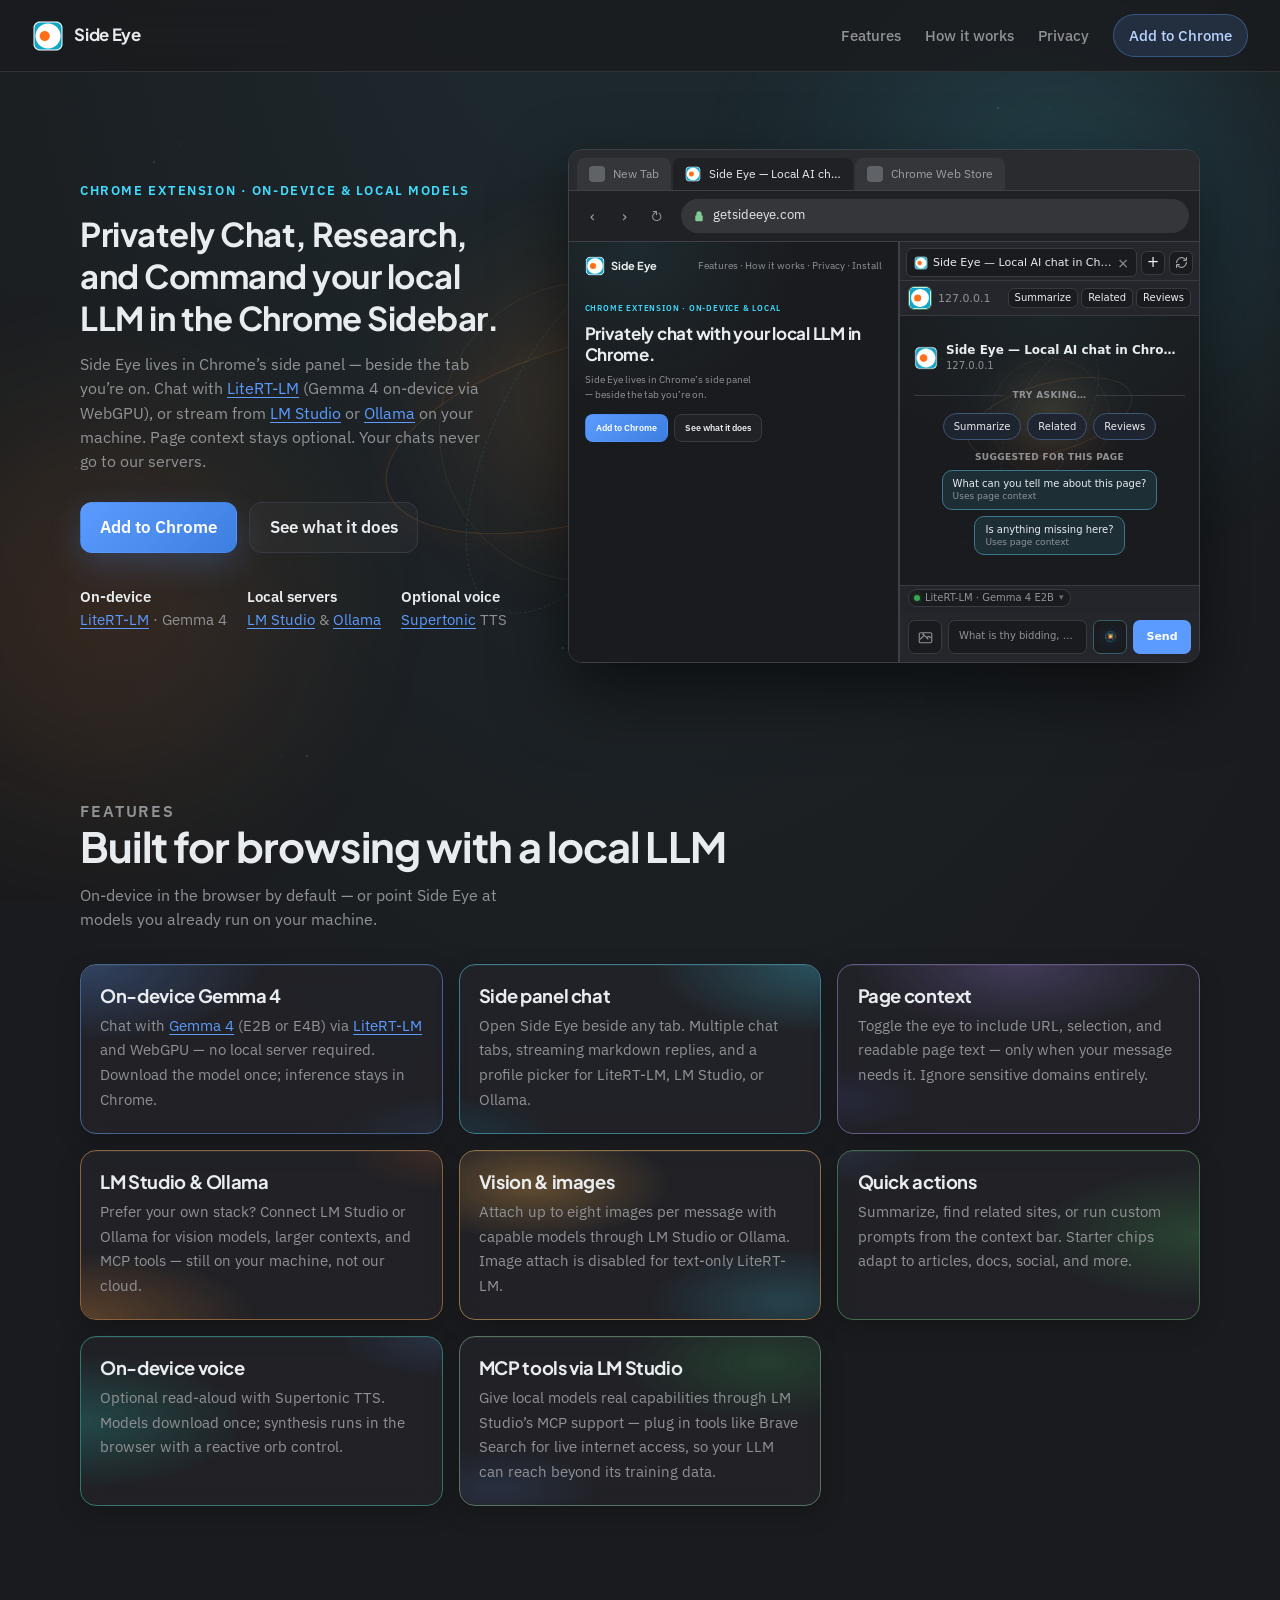
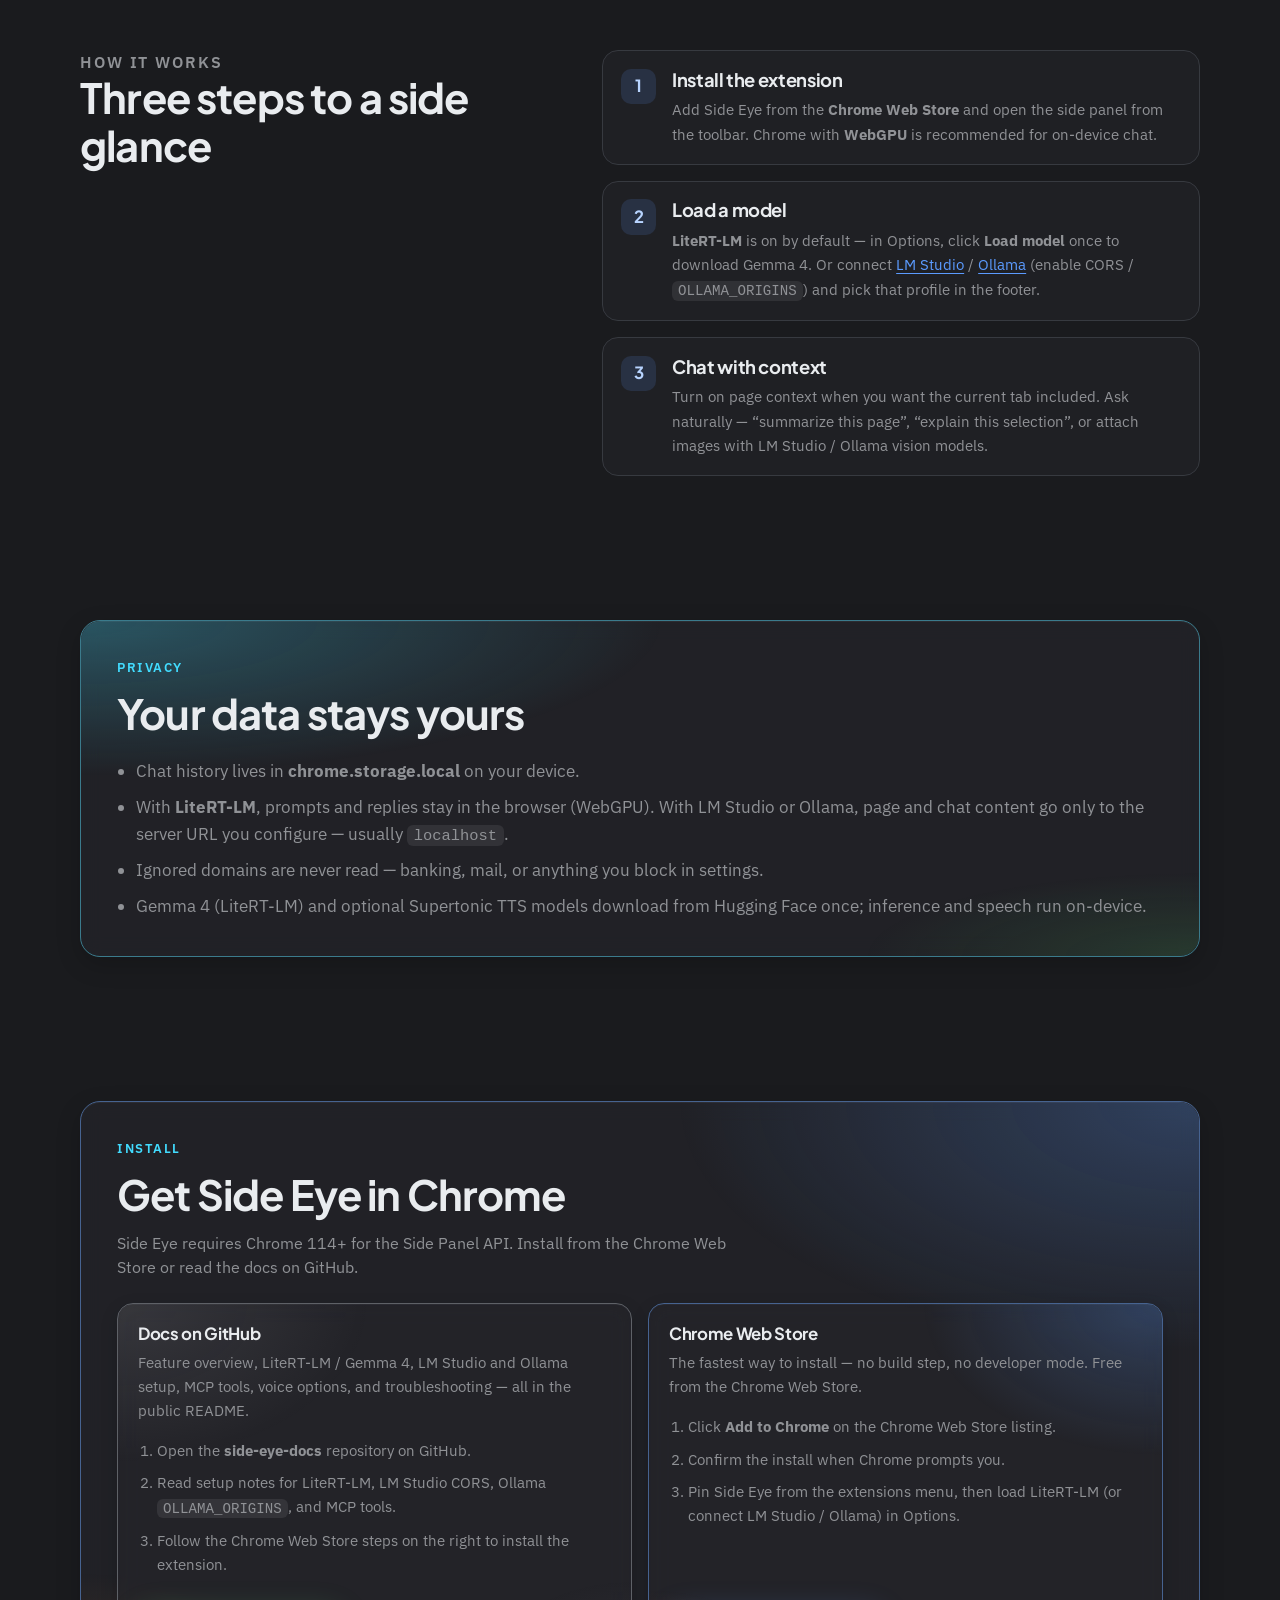
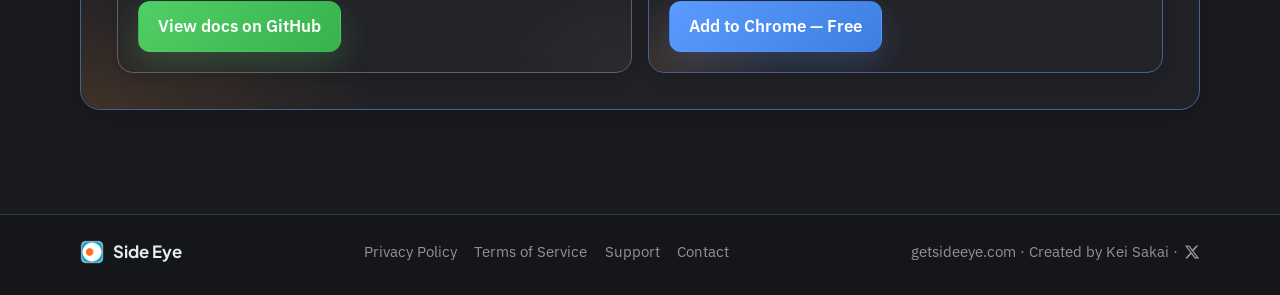
<file: index.html>
<!DOCTYPE html>
<html lang="en">
  <head>
    <meta charset="utf-8" />
    <meta name="viewport" content="width=device-width, initial-scale=1" />
    <title>Side Eye — Local AI chat in Chrome’s side panel</title>
    <meta
      name="description"
      content="Side Eye is a Chrome extension for local-first AI chat. Run Gemma 4 on-device with LiteRT-LM, or connect LM Studio and Ollama — page context, streaming replies, optional voice."
    />
    <link rel="canonical" href="https://getsideeye.com/" />
    <meta property="og:type" content="website" />
    <meta property="og:url" content="https://getsideeye.com/" />
    <meta property="og:title" content="Side Eye — Local AI in your side panel" />
    <meta
      property="og:description"
      content="On-device Gemma 4 via LiteRT-LM, or LM Studio and Ollama. Page context, streaming replies, optional voice — all beside the tab you’re browsing."
    />
    <meta property="og:image" content="https://getsideeye.com/assets/og-image.png" />
    <meta name="twitter:card" content="summary_large_image" />
    <meta name="theme-color" content="#1a1b1e" />
    <link rel="icon" href="/assets/icon128.png" type="image/png" />
    <link rel="apple-touch-icon" href="/assets/icon512.png" />
    <link rel="preconnect" href="https://fonts.googleapis.com" />
    <link rel="preconnect" href="https://fonts.gstatic.com" crossorigin />
    <link
      href="https://fonts.googleapis.com/css2?family=IBM+Plex+Sans:ital,wght@0,400;0,500;0,600;1,400&family=Plus+Jakarta+Sans:wght@600;700&display=swap"
      rel="stylesheet"
    />
    <link rel="stylesheet" href="/styles.css" />
  </head>
  <body>
    <a class="skip-link" href="#main">Skip to content</a>

    <div class="ambient" aria-hidden="true">
      <div class="ambient__glow ambient__glow--cyan"></div>
      <div class="ambient__glow ambient__glow--amber"></div>
      <div class="ambient__glow ambient__glow--core"></div>
      <span class="ambient__orbit ambient__orbit--a"></span>
      <span class="ambient__orbit ambient__orbit--b"></span>
      <span class="ambient__orbit ambient__orbit--c"></span>
      <div class="ambient__stars"></div>
    </div>

    <header class="site-header">
      <a class="brand" href="/">
        <img class="brand__icon" src="/assets/icon128.png" width="32" height="32" alt="" />
        <span class="brand__name">Side Eye</span>
      </a>
      <nav class="site-nav" aria-label="Primary">
        <a href="#features">Features</a>
        <a href="#how-it-works">How it works</a>
        <a href="#privacy">Privacy</a>
        <a class="site-nav__cta" href="https://chromewebstore.google.com/detail/side-eye/mjlmbddfgplihcadmpaeggdeneljklnh" target="_blank" rel="noopener noreferrer" data-store-link>Add to Chrome</a>
      </nav>
    </header>

    <main id="main">
      <section class="hero">
        <div class="hero__copy">
          <p class="eyebrow">Chrome extension · On-device &amp; local models</p>
          <h1>Privately Chat, Research, and Command your local LLM in the Chrome Sidebar.</h1>
          <p class="hero__lede">
            Side Eye lives in Chrome’s side panel — beside the tab you’re on. Chat with
            <a href="https://ai.google.dev/edge/litert-lm/js" target="_blank" rel="noopener noreferrer">LiteRT-LM</a>
            (Gemma 4 on-device via WebGPU), or stream from
            <a href="https://lmstudio.ai/" target="_blank" rel="noopener noreferrer">LM Studio</a> or
            <a href="https://ollama.com/" target="_blank" rel="noopener noreferrer">Ollama</a> on your machine.
            Page context stays optional. Your chats never go to our servers.
          </p>
          <div class="hero__actions">
            <a class="btn btn--primary" href="https://chromewebstore.google.com/detail/side-eye/mjlmbddfgplihcadmpaeggdeneljklnh" target="_blank" rel="noopener noreferrer" data-store-link>Add to Chrome</a>
            <a class="btn btn--ghost" href="#features">See what it does</a>
          </div>
          <ul class="hero__stats" aria-label="Highlights">
            <li><strong>On-device</strong> <a href="https://ai.google.dev/edge/litert-lm/js" target="_blank" rel="noopener noreferrer">LiteRT-LM</a> · Gemma 4</li>
            <li><strong>Local servers</strong> <a href="https://lmstudio.ai/" target="_blank" rel="noopener noreferrer">LM Studio</a> &amp; <a href="https://ollama.com/" target="_blank" rel="noopener noreferrer">Ollama</a></li>
            <li><strong>Optional voice</strong> <a href="https://supertonictts.com/" target="_blank" rel="noopener noreferrer">Supertonic</a> TTS</li>
          </ul>
        </div>

        <div class="hero__visual" aria-hidden="true">
          <div class="chrome-mock">
            <div class="chrome-mock__tabs">
              <div class="chrome-mock__tab">
                <span class="chrome-mock__tab-favicon chrome-mock__tab-favicon--muted"></span>
                <span class="chrome-mock__tab-label">New Tab</span>
              </div>
              <div class="chrome-mock__tab chrome-mock__tab--active">
                <img class="chrome-mock__tab-favicon" src="/assets/icon128.png" width="16" height="16" alt="" />
                <span class="chrome-mock__tab-label">Side Eye — Local AI chat in Chrome’s side panel</span>
              </div>
              <div class="chrome-mock__tab">
                <span class="chrome-mock__tab-favicon chrome-mock__tab-favicon--muted"></span>
                <span class="chrome-mock__tab-label">Chrome Web Store</span>
              </div>
            </div>

            <div class="chrome-mock__toolbar">
              <div class="chrome-mock__nav">
                <span class="chrome-mock__nav-btn" aria-hidden="true">‹</span>
                <span class="chrome-mock__nav-btn" aria-hidden="true">›</span>
                <span class="chrome-mock__nav-btn chrome-mock__nav-btn--reload" aria-hidden="true">↻</span>
              </div>
              <div class="chrome-mock__omnibox">
                <span class="chrome-mock__lock" aria-hidden="true">
                  <svg viewBox="0 0 16 16" width="12" height="12"><path fill="currentColor" d="M4.5 7V5a3.5 3.5 0 0 1 7 0v2h.5A1.5 1.5 0 0 1 13 8.5v5A1.5 1.5 0 0 1 11.5 15h-7A1.5 1.5 0 0 1 3 13.5v-5A1.5 1.5 0 0 1 4.5 7Zm2 0V5a2 2 0 1 1 4 0v2H6.5Z"/></svg>
                </span>
                <span class="chrome-mock__url">getsideeye.com</span>
              </div>
            </div>

            <div class="chrome-mock__viewport">
              <div class="chrome-mock__page">
                <div class="chrome-mock__page-header">
                  <span class="chrome-mock__page-brand">
                    <img src="/assets/icon128.png" width="20" height="20" alt="" />
                    Side Eye
                  </span>
                  <span class="chrome-mock__page-nav">Features · How it works · Privacy · Install</span>
                </div>
                <div class="chrome-mock__page-hero">
                  <p class="chrome-mock__page-eyebrow">Chrome extension · On-device &amp; local</p>
                  <p class="chrome-mock__page-title">Privately chat with your local LLM in Chrome.</p>
                  <p class="chrome-mock__page-lede">
                    Side Eye lives in Chrome’s side panel — beside the tab you’re on.
                  </p>
                  <div class="chrome-mock__page-actions">
                    <span class="chrome-mock__page-btn chrome-mock__page-btn--primary">Add to Chrome</span>
                    <span class="chrome-mock__page-btn">See what it does</span>
                  </div>
                </div>
              </div>

              <aside class="se-panel">
                <div class="se-app">
                  <header class="se-header">
                    <div class="se-header-tabs">
                      <div class="se-tab-strip">
                        <div class="se-agent-tab se-agent-tab--active">
                          <img class="se-agent-tab-icon" src="/assets/icon128.png" width="16" height="16" alt="" />
                          <span class="se-agent-tab-title">Side Eye — Local AI chat in Chrome’s sid…</span>
                          <span class="se-agent-tab-close">×</span>
                        </div>
                      </div>
                      <span class="se-icon-btn se-tab-add-btn">+</span>
                    </div>
                    <span class="se-icon-btn se-refresh-btn" aria-hidden="true">
                      <svg viewBox="0 0 24 24" fill="none" stroke="currentColor" stroke-width="1.75" stroke-linecap="round" stroke-linejoin="round">
                        <path d="M3 12a9 9 0 0 1 9-9 9.75 9.75 0 0 1 6.74 2.74" />
                        <path d="M21 3v5h-5" />
                        <path d="M21 12a9 9 0 0 1-9 9 9.75 9.75 0 0 1-6.74-2.74" />
                        <path d="M3 21v-5h5" />
                      </svg>
                    </span>
                  </header>

                  <div class="se-context-bar">
                    <div class="se-context-bar-left">
                      <span class="se-context-icon-btn se-context-icon-btn--on">
                        <svg viewBox="0 0 32 32" aria-hidden="true">
                          <rect width="32" height="32" rx="7" fill="#fff" />
                          <rect x="1.15" y="1.15" width="29.7" height="29.7" rx="5.85" fill="#0ea5c9" />
                          <circle cx="16" cy="16" r="13" fill="#fff" />
                          <circle cx="12.6" cy="16" r="5.2" fill="#ff6f1a" />
                        </svg>
                      </span>
                      <span class="se-context-label">127.0.0.1</span>
                    </div>
                    <div class="se-quick-actions">
                      <span class="se-quick-action-btn">Summarize</span>
                      <span class="se-quick-action-btn">Related</span>
                      <span class="se-quick-action-btn">Reviews</span>
                    </div>
                  </div>

                  <div class="se-messages-wrap se-messages-wrap--empty">
                    <div class="se-messages-ambient" aria-hidden="true">
                      <span class="se-ambient-glow se-ambient-glow--core"></span>
                      <span class="se-ambient-glow se-ambient-glow--cyan"></span>
                      <span class="se-ambient-orbit se-ambient-orbit--a"></span>
                      <span class="se-ambient-orbit se-ambient-orbit--b"></span>
                      <span class="se-ambient-orbit se-ambient-orbit--c"></span>
                      <span class="se-ambient-stars"></span>
                    </div>
                    <div class="se-messages">
                      <div class="se-empty-state">
                        <div class="se-empty-state-header">
                          <img class="se-empty-state-favicon" src="/assets/icon128.png" width="28" height="28" alt="" />
                          <div class="se-empty-state-header-text">
                            <div class="se-empty-state-title">Side Eye — Local AI chat in Chrome’s side panel</div>
                            <div class="se-empty-state-host">127.0.0.1</div>
                          </div>
                        </div>
                        <div class="se-empty-state-divider">Try asking…</div>
                        <div class="se-suggestion-chips">
                          <span class="se-suggestion-chip"><span class="se-suggestion-chip-label">Summarize</span></span>
                          <span class="se-suggestion-chip"><span class="se-suggestion-chip-label">Related</span></span>
                          <span class="se-suggestion-chip"><span class="se-suggestion-chip-label">Reviews</span></span>
                        </div>
                        <div class="se-empty-state-section">
                          <p class="se-empty-state-section-label">Suggested for this page</p>
                          <div class="se-suggestion-chips">
                            <span class="se-suggestion-chip se-suggestion-chip--highlight">
                              <span class="se-suggestion-chip-label">What can you tell me about this page?</span>
                              <span class="se-suggestion-chip-preview">Uses page context</span>
                            </span>
                            <span class="se-suggestion-chip se-suggestion-chip--highlight">
                              <span class="se-suggestion-chip-label">Is anything missing here?</span>
                              <span class="se-suggestion-chip-preview">Uses page context</span>
                            </span>
                          </div>
                        </div>
                      </div>
                    </div>
                  </div>

                  <div class="se-bottom-panel">
                    <div class="se-profile-bar">
                      <span class="se-profile-picker-btn">
                        <span class="se-profile-picker-dot se-profile-picker-dot--litertlm"></span>
                        <span class="se-profile-picker-label">LiteRT-LM · Gemma 4 E2B</span>
                        <span class="se-profile-picker-chevron">▾</span>
                      </span>
                    </div>
                    <footer class="se-composer">
                      <div class="se-composer-row">
                        <span class="se-composer-icon-btn" aria-hidden="true">
                          <svg viewBox="0 0 24 24">
                            <path d="M4 16l4.586-4.586a2 2 0 0 1 2.828 0L16 16m-2-2l1.586-1.586a2 2 0 0 1 2.828 0L20 14M4 6h16a2 2 0 0 1 2 2v12a2 2 0 0 1-2 2H4a2 2 0 0 1-2-2V8a2 2 0 0 1 2-2z" fill="none" stroke="currentColor" stroke-width="1.75" stroke-linecap="round" stroke-linejoin="round" />
                            <circle cx="8.5" cy="8.5" r="1.75" fill="currentColor" stroke="none" />
                          </svg>
                        </span>
                        <span class="se-prompt-input">What is thy bidding, my Master</span>
                        <span class="se-composer-icon-btn se-voice-btn" aria-hidden="true">
                          <svg class="se-jarvis-orb" viewBox="0 0 32 32">
                            <defs>
                              <radialGradient id="mock-jarvis-core-grad" cx="50%" cy="50%" r="50%">
                                <stop offset="0%" stop-color="#fff8ef" />
                                <stop offset="40%" stop-color="#ffc46b" />
                                <stop offset="100%" stop-color="#ff6f1a" />
                              </radialGradient>
                              <radialGradient id="mock-jarvis-shell-grad" cx="50%" cy="50%" r="50%">
                                <stop offset="55%" stop-color="transparent" />
                                <stop offset="78%" stop-color="#3dd6ff33" />
                                <stop offset="100%" stop-color="transparent" />
                              </radialGradient>
                              <filter id="mock-jarvis-glow-filter" x="-80%" y="-80%" width="260%" height="260%">
                                <feGaussianBlur stdDeviation="1.4" />
                              </filter>
                            </defs>
                            <circle class="se-jarvis-shell" cx="16" cy="16" r="14.5" fill="url(#mock-jarvis-shell-grad)" />
                            <g class="se-jarvis-orbit se-jarvis-orbit-a">
                              <ellipse cx="16" cy="16" rx="11.5" ry="4.8" fill="none" stroke="#ff9a38" stroke-width="0.85" stroke-dasharray="2.5 4.5" opacity="0.9" />
                            </g>
                            <g class="se-jarvis-orbit se-jarvis-orbit-b">
                              <ellipse cx="16" cy="16" rx="5.2" ry="11.5" fill="none" stroke="#42dcff" stroke-width="0.75" stroke-dasharray="2 3.5" opacity="0.82" />
                            </g>
                            <g class="se-jarvis-orbit se-jarvis-orbit-c">
                              <circle cx="16" cy="16" r="8.2" fill="none" stroke="#ffd18a" stroke-width="0.55" stroke-dasharray="1.2 3.2" opacity="0.65" />
                            </g>
                            <g class="se-jarvis-arcs">
                              <path class="se-jarvis-arc se-jarvis-arc-a" d="M9.5 11.5 Q16 7.5 22.5 12.8" fill="none" stroke="#6cecff" stroke-width="0.95" stroke-linecap="round" />
                              <path class="se-jarvis-arc se-jarvis-arc-b" d="M8.8 18.2 Q16 23 23.2 17.4" fill="none" stroke="#ff8f3a" stroke-width="0.8" stroke-linecap="round" />
                              <path class="se-jarvis-arc se-jarvis-arc-c" d="M11 9.2 Q16 14.5 21 10.2" fill="none" stroke="#9ef6ff" stroke-width="0.65" stroke-linecap="round" opacity="0.75" />
                            </g>
                            <circle class="se-jarvis-core-glow" cx="16" cy="16" r="5.2" fill="#ffb347" filter="url(#mock-jarvis-glow-filter)" opacity="0.45" />
                            <circle class="se-jarvis-core" cx="16" cy="16" r="3.6" fill="url(#mock-jarvis-core-grad)" />
                          </svg>
                        </span>
                        <span class="se-send-btn">Send</span>
                      </div>
                    </footer>
                  </div>
                </div>
              </aside>
            </div>
          </div>
        </div>
      </section>

      <section id="features" class="section">
        <div class="section__intro">
          <p class="eyebrow">Features</p>
          <h2>Built for browsing with a local LLM</h2>
          <p>On-device in the browser by default — or point Side Eye at models you already run on your machine.</p>
        </div>
        <div class="feature-grid">
          <article class="feature-card">
            <h3>On-device Gemma 4</h3>
            <p>
              Chat with <a href="https://ai.google.dev/gemma/docs/core" target="_blank" rel="noopener noreferrer">Gemma 4</a>
              (E2B or E4B) via
              <a href="https://ai.google.dev/edge/litert-lm/js" target="_blank" rel="noopener noreferrer">LiteRT-LM</a>
              and WebGPU — no local server required. Download the model once; inference stays in Chrome.
            </p>
          </article>
          <article class="feature-card">
            <h3>Side panel chat</h3>
            <p>Open Side Eye beside any tab. Multiple chat tabs, streaming markdown replies, and a profile picker for LiteRT-LM, LM Studio, or Ollama.</p>
          </article>
          <article class="feature-card">
            <h3>Page context</h3>
            <p>Toggle the eye to include URL, selection, and readable page text — only when your message needs it. Ignore sensitive domains entirely.</p>
          </article>
          <article class="feature-card">
            <h3>LM Studio &amp; Ollama</h3>
            <p>Prefer your own stack? Connect LM Studio or Ollama for vision models, larger contexts, and MCP tools — still on your machine, not our cloud.</p>
          </article>
          <article class="feature-card">
            <h3>Vision &amp; images</h3>
            <p>Attach up to eight images per message with capable models through LM Studio or Ollama. Image attach is disabled for text-only LiteRT-LM.</p>
          </article>
          <article class="feature-card">
            <h3>Quick actions</h3>
            <p>Summarize, find related sites, or run custom prompts from the context bar. Starter chips adapt to articles, docs, social, and more.</p>
          </article>
          <article class="feature-card">
            <h3>On-device voice</h3>
            <p>Optional read-aloud with Supertonic TTS. Models download once; synthesis runs in the browser with a reactive orb control.</p>
          </article>
          <article class="feature-card">
            <h3>MCP tools via LM Studio</h3>
            <p>Give local models real capabilities through LM Studio’s MCP support — plug in tools like Brave Search for live internet access, so your LLM can reach beyond its training data.</p>
          </article>
        </div>
      </section>

      <section id="how-it-works" class="section section--split">
        <div class="section__intro">
          <p class="eyebrow">How it works</p>
          <h2>Three steps to a side glance</h2>
        </div>
        <ol class="steps">
          <li class="step">
            <span class="step__index">1</span>
            <div>
              <h3>Install the extension</h3>
              <p>Add Side Eye from the <strong>Chrome Web Store</strong> and open the side panel from the toolbar. Chrome with <strong>WebGPU</strong> is recommended for on-device chat.</p>
            </div>
          </li>
          <li class="step">
            <span class="step__index">2</span>
            <div>
              <h3>Load a model</h3>
              <p>
                <strong>LiteRT-LM</strong> is on by default — in Options, click <strong>Load model</strong> once to download Gemma 4.
                Or connect <a href="https://lmstudio.ai/" target="_blank" rel="noopener noreferrer">LM Studio</a> /
                <a href="https://ollama.com/" target="_blank" rel="noopener noreferrer">Ollama</a> (enable CORS /
                <code>OLLAMA_ORIGINS</code>) and pick that profile in the footer.
              </p>
            </div>
          </li>
          <li class="step">
            <span class="step__index">3</span>
            <div>
              <h3>Chat with context</h3>
              <p>Turn on page context when you want the current tab included. Ask naturally — “summarize this page”, “explain this selection”, or attach images with LM Studio / Ollama vision models.</p>
            </div>
          </li>
        </ol>
      </section>

      <section id="privacy" class="section section--privacy">
        <div class="privacy-card">
          <p class="eyebrow">Privacy</p>
          <h2>Your data stays yours</h2>
          <ul class="privacy-list">
            <li>Chat history lives in <strong>chrome.storage.local</strong> on your device.</li>
            <li>
              With <strong>LiteRT-LM</strong>, prompts and replies stay in the browser (WebGPU). With LM Studio or
              Ollama, page and chat content go only to the server URL you configure — usually <code>localhost</code>.
            </li>
            <li>Ignored domains are never read — banking, mail, or anything you block in settings.</li>
            <li>
              Gemma 4 (LiteRT-LM) and optional Supertonic TTS models download from Hugging Face once; inference and
              speech run on-device.
            </li>
          </ul>
        </div>
      </section>

      <section id="install" class="section section--install">
        <div class="install-card">
          <p class="eyebrow">Install</p>
          <h2>Get Side Eye in Chrome</h2>
          <p class="install-card__lede">
            Side Eye requires Chrome 114+ for the Side Panel API. Install from the Chrome Web Store or read the docs on GitHub.
          </p>
          <div class="install-grid">
            <div class="install-panel install-panel--github">
              <div class="install-panel__body">
                <h3>Docs on GitHub</h3>
                <p>Feature overview, LiteRT-LM / Gemma 4, LM Studio and Ollama setup, MCP tools, voice options, and troubleshooting — all in the public README.</p>
                <ol class="install-steps">
                  <li>Open the <strong>side-eye-docs</strong> repository on GitHub.</li>
                  <li>Read setup notes for LiteRT-LM, LM Studio CORS, Ollama <code>OLLAMA_ORIGINS</code>, and MCP tools.</li>
                  <li>Follow the Chrome Web Store steps on the right to install the extension.</li>
                </ol>
              </div>
              <div class="install-panel__actions">
                <a class="btn btn--github" href="https://github.com/budezllc/side-eye-docs" target="_blank" rel="noopener noreferrer">View docs on GitHub</a>
              </div>
            </div>
            <div class="install-panel install-panel--store">
              <div class="install-panel__body">
                <h3>Chrome Web Store</h3>
                <p>The fastest way to install — no build step, no developer mode. Free from the Chrome Web Store.</p>
                <ol class="install-steps">
                  <li>Click <strong>Add to Chrome</strong> on the Chrome Web Store listing.</li>
                  <li>Confirm the install when Chrome prompts you.</li>
                  <li>Pin Side Eye from the extensions menu, then load LiteRT-LM (or connect LM Studio / Ollama) in Options.</li>
                </ol>
              </div>
              <div class="install-panel__actions">
                <a class="btn btn--primary" href="https://chromewebstore.google.com/detail/side-eye/mjlmbddfgplihcadmpaeggdeneljklnh" target="_blank" rel="noopener noreferrer" data-store-link id="chrome-store-link">Add to Chrome — Free</a>
              </div>
            </div>
          </div>
        </div>
      </section>
    </main>

    <footer class="site-footer">
      <div class="site-footer__inner">
        <p class="site-footer__brand">
          <img src="/assets/icon128.png" width="24" height="24" alt="" />
          Side Eye
        </p>
        <nav class="site-footer__links" aria-label="Legal and support">
          <a href="/privacy-policy.html">Privacy Policy</a>
          <a href="/terms.html">Terms of Service</a>
          <a href="/support.html">Support</a>
          <a href="mailto:hello@getsideeye.com">Contact</a>
        </nav>
        <p class="site-footer__meta">
          <a href="https://getsideeye.com">getsideeye.com</a>
          · Created by <a href="https://kunani.dev" rel="noopener noreferrer">Kei Sakai</a>
          · <a href="https://x.com/keisakaix" target="_blank" rel="noopener noreferrer" class="site-footer__x" aria-label="Kei Sakai on X">
            <svg viewBox="0 0 24 24" width="16" height="16" aria-hidden="true">
              <path fill="currentColor" d="M18.244 2.25h3.308l-7.227 8.26 8.502 11.24H16.17l-5.214-6.817L4.99 21.75H1.68l7.73-8.835L1.254 2.25H8.08l4.713 6.231zm-1.161 17.52h1.833L7.084 4.126H5.117z" />
            </svg>
          </a>
        </p>
      </div>
    </footer>

    <script src="/main.js" defer></script>
  </body>
</html>
</file>
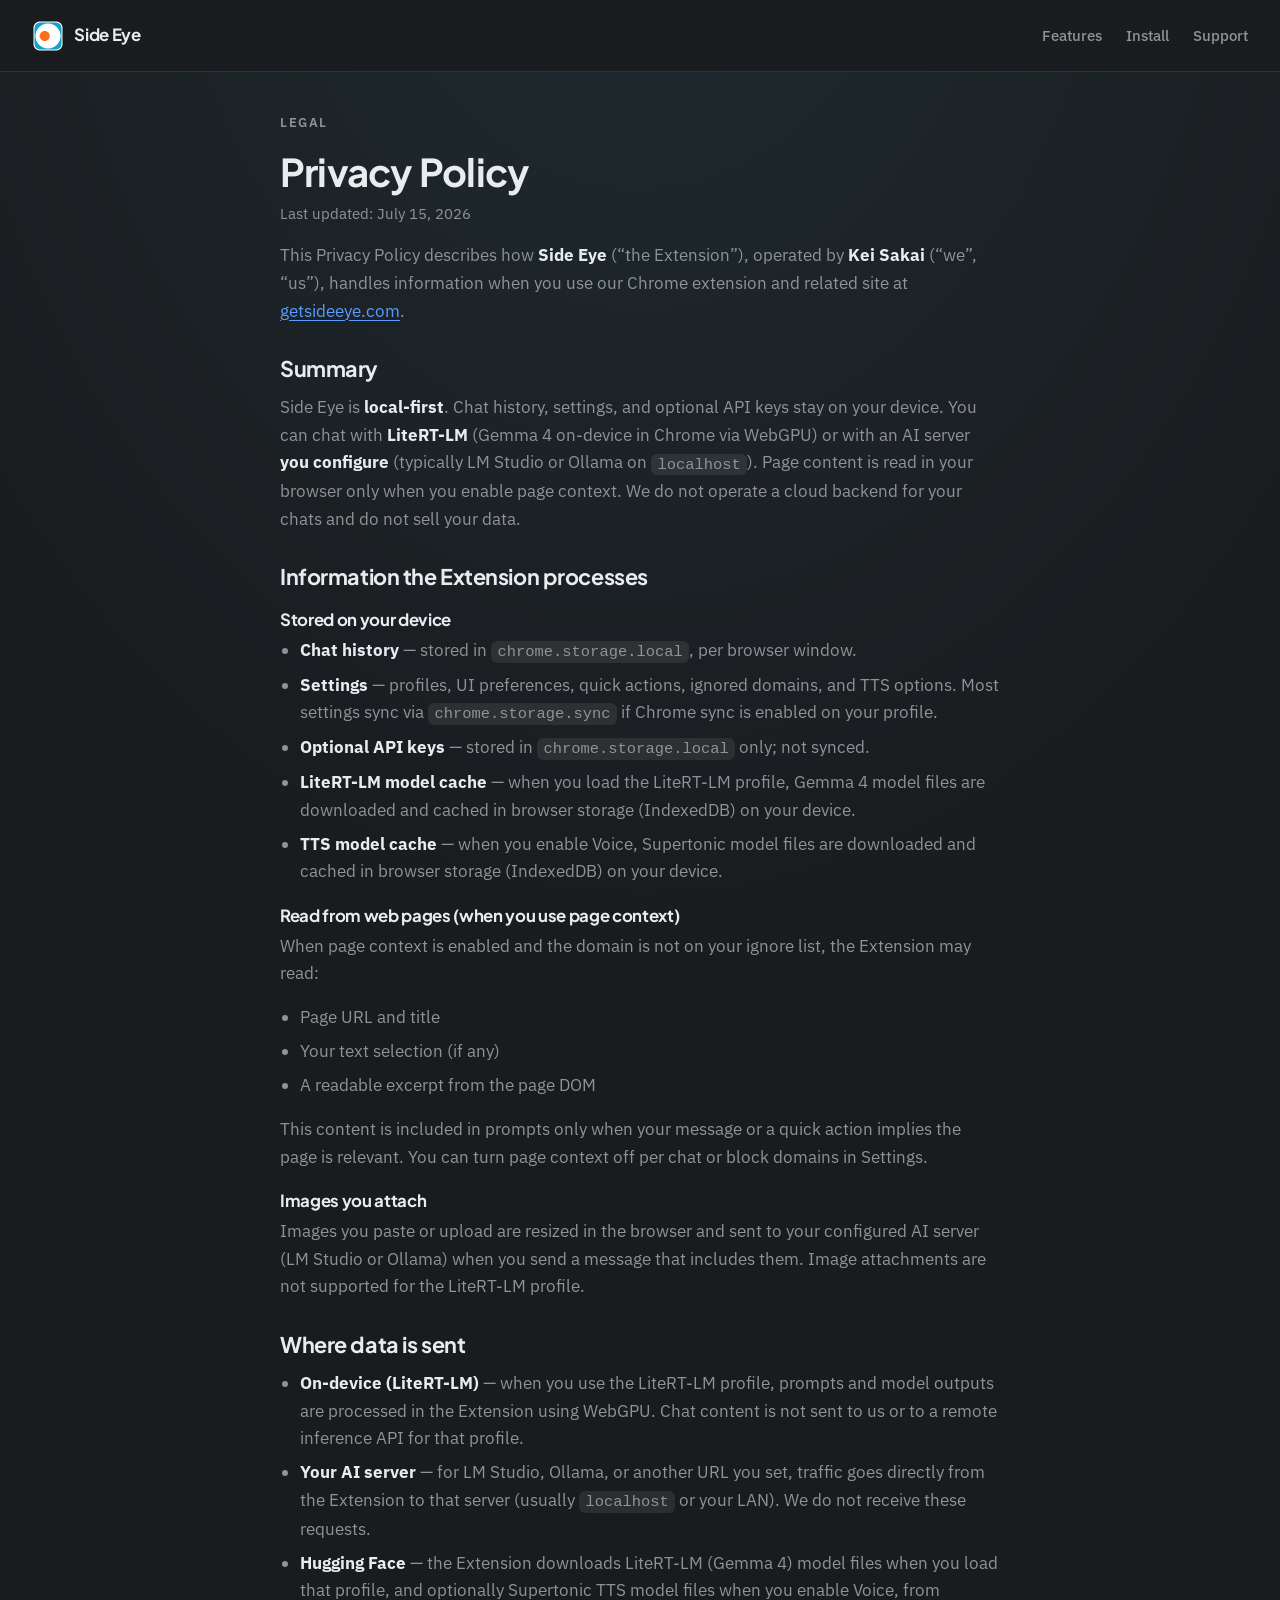
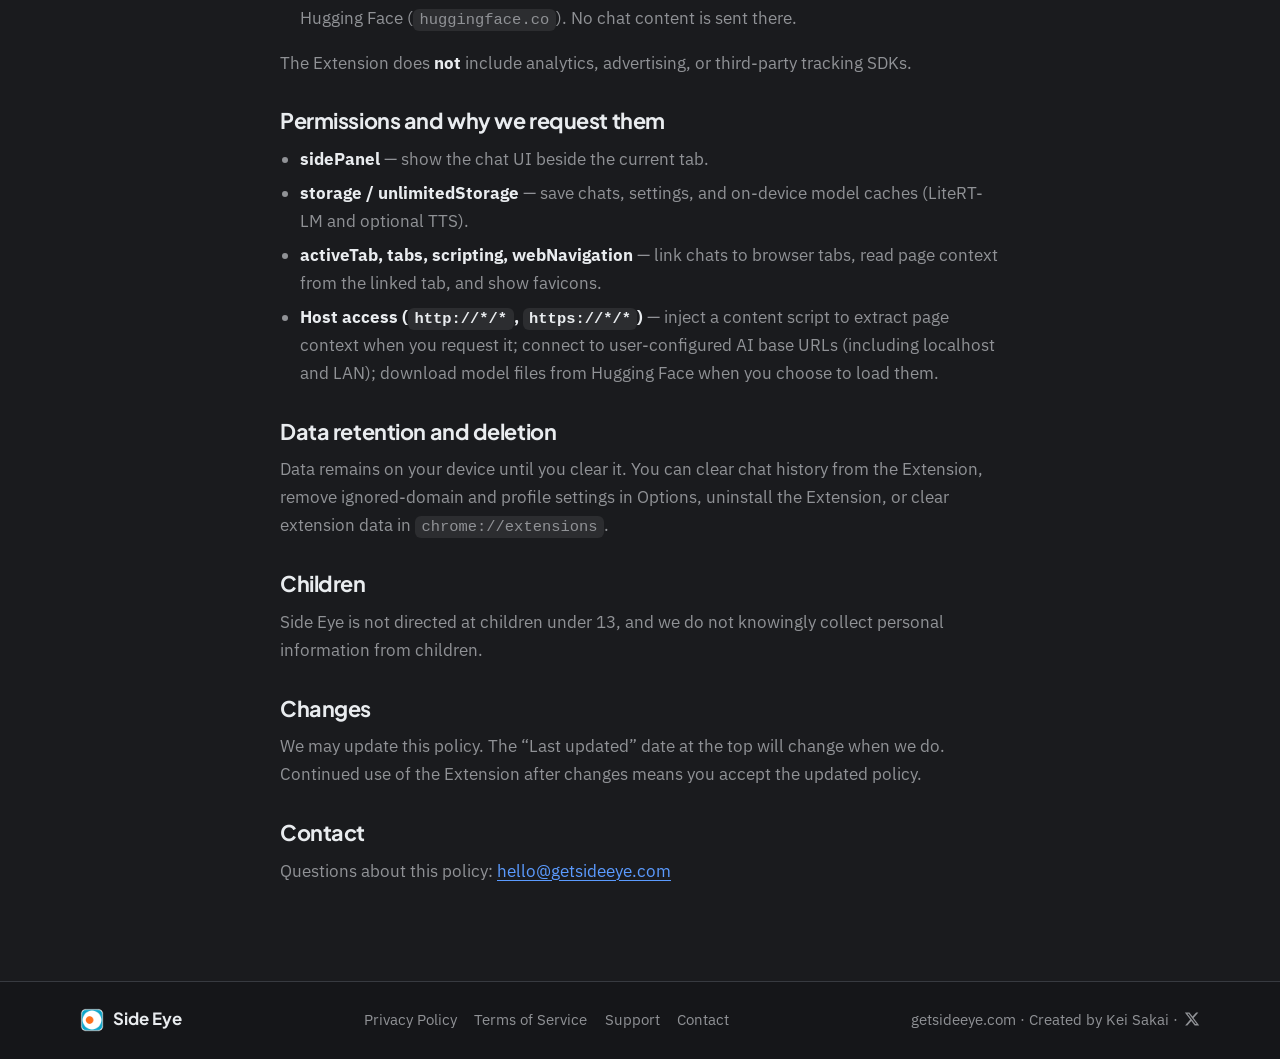
<file: privacy-policy.html>
<!DOCTYPE html>
<html lang="en">
  <head>
    <meta charset="utf-8" />
    <meta name="viewport" content="width=device-width, initial-scale=1" />
    <title>Privacy Policy — Side Eye</title>
    <meta name="description" content="Privacy Policy for the Side Eye Chrome extension." />
    <link rel="canonical" href="https://getsideeye.com/privacy-policy.html" />
    <meta name="theme-color" content="#1a1b1e" />
    <link rel="icon" href="/assets/icon128.png" type="image/png" />
    <link rel="preconnect" href="https://fonts.googleapis.com" />
    <link rel="preconnect" href="https://fonts.gstatic.com" crossorigin />
    <link
      href="https://fonts.googleapis.com/css2?family=IBM+Plex+Sans:ital,wght@0,400;0,500;0,600;1,400&family=Plus+Jakarta+Sans:wght@600;700&display=swap"
      rel="stylesheet"
    />
    <link rel="stylesheet" href="/styles.css" />
  </head>
  <body>
    <a class="skip-link" href="#main">Skip to content</a>

    <header class="site-header">
      <a class="brand" href="/">
        <img class="brand__icon" src="/assets/icon128.png" width="32" height="32" alt="" />
        <span class="brand__name">Side Eye</span>
      </a>
      <nav class="site-nav" aria-label="Primary">
        <a href="/#features">Features</a>
        <a href="/#install">Install</a>
        <a href="/support.html">Support</a>
      </nav>
    </header>

    <main id="main" class="legal">
      <article class="legal__article">
        <p class="eyebrow">Legal</p>
        <h1>Privacy Policy</h1>
        <p class="legal__meta">Last updated: July 15, 2026</p>

        <p>
          This Privacy Policy describes how <strong>Side Eye</strong> (“the Extension”), operated by
          <strong>Kei Sakai</strong> (“we”, “us”), handles information when you use our Chrome extension and
          related site at <a href="https://getsideeye.com">getsideeye.com</a>.
        </p>

        <h2>Summary</h2>
        <p>
          Side Eye is <strong>local-first</strong>. Chat history, settings, and optional API keys stay on your
          device. You can chat with <strong>LiteRT-LM</strong> (Gemma 4 on-device in Chrome via WebGPU) or with an
          AI server <strong>you configure</strong> (typically LM Studio or Ollama on <code>localhost</code>).
          Page content is read in your browser only when you enable page context. We do not operate a cloud
          backend for your chats and do not sell your data.
        </p>

        <h2>Information the Extension processes</h2>
        <h3>Stored on your device</h3>
        <ul>
          <li><strong>Chat history</strong> — stored in <code>chrome.storage.local</code>, per browser window.</li>
          <li>
            <strong>Settings</strong> — profiles, UI preferences, quick actions, ignored domains, and TTS
            options. Most settings sync via <code>chrome.storage.sync</code> if Chrome sync is enabled on your
            profile.
          </li>
          <li>
            <strong>Optional API keys</strong> — stored in <code>chrome.storage.local</code> only; not synced.
          </li>
          <li>
            <strong>LiteRT-LM model cache</strong> — when you load the LiteRT-LM profile, Gemma 4 model files are
            downloaded and cached in browser storage (IndexedDB) on your device.
          </li>
          <li>
            <strong>TTS model cache</strong> — when you enable Voice, Supertonic model files are downloaded and
            cached in browser storage (IndexedDB) on your device.
          </li>
        </ul>

        <h3>Read from web pages (when you use page context)</h3>
        <p>When page context is enabled and the domain is not on your ignore list, the Extension may read:</p>
        <ul>
          <li>Page URL and title</li>
          <li>Your text selection (if any)</li>
          <li>A readable excerpt from the page DOM</li>
        </ul>
        <p>
          This content is included in prompts only when your message or a quick action implies the page is
          relevant. You can turn page context off per chat or block domains in Settings.
        </p>

        <h3>Images you attach</h3>
        <p>
          Images you paste or upload are resized in the browser and sent to your configured AI server (LM Studio
          or Ollama) when you send a message that includes them. Image attachments are not supported for the
          LiteRT-LM profile.
        </p>

        <h2>Where data is sent</h2>
        <ul>
          <li>
            <strong>On-device (LiteRT-LM)</strong> — when you use the LiteRT-LM profile, prompts and model
            outputs are processed in the Extension using WebGPU. Chat content is not sent to us or to a remote
            inference API for that profile.
          </li>
          <li>
            <strong>Your AI server</strong> — for LM Studio, Ollama, or another URL you set, traffic goes
            directly from the Extension to that server (usually <code>localhost</code> or your LAN). We do not
            receive these requests.
          </li>
          <li>
            <strong>Hugging Face</strong> — the Extension downloads LiteRT-LM (Gemma 4) model files when you
            load that profile, and optionally Supertonic TTS model files when you enable Voice, from Hugging Face
            (<code>huggingface.co</code>). No chat content is sent there.
          </li>
        </ul>
        <p>
          The Extension does <strong>not</strong> include analytics, advertising, or third-party tracking
          SDKs.
        </p>

        <h2>Permissions and why we request them</h2>
        <ul>
          <li><strong>sidePanel</strong> — show the chat UI beside the current tab.</li>
          <li>
            <strong>storage / unlimitedStorage</strong> — save chats, settings, and on-device model caches
            (LiteRT-LM and optional TTS).
          </li>
          <li><strong>activeTab, tabs, scripting, webNavigation</strong> — link chats to browser tabs, read page context from the linked tab, and show favicons.</li>
          <li><strong>Host access (<code>http://*/*</code>, <code>https://*/*</code>)</strong> — inject a content script to extract page context when you request it; connect to user-configured AI base URLs (including localhost and LAN); download model files from Hugging Face when you choose to load them.</li>
        </ul>

        <h2>Data retention and deletion</h2>
        <p>
          Data remains on your device until you clear it. You can clear chat history from the Extension, remove
          ignored-domain and profile settings in Options, uninstall the Extension, or clear extension data in
          <code>chrome://extensions</code>.
        </p>

        <h2>Children</h2>
        <p>Side Eye is not directed at children under 13, and we do not knowingly collect personal information from children.</p>

        <h2>Changes</h2>
        <p>
          We may update this policy. The “Last updated” date at the top will change when we do. Continued use of
          the Extension after changes means you accept the updated policy.
        </p>

        <h2>Contact</h2>
        <p>
          Questions about this policy:
          <a href="mailto:hello@getsideeye.com">hello@getsideeye.com</a>
        </p>
      </article>
    </main>

    <footer class="site-footer">
      <div class="site-footer__inner">
        <p class="site-footer__brand">
          <img src="/assets/icon128.png" width="24" height="24" alt="" />
          Side Eye
        </p>
        <nav class="site-footer__links" aria-label="Legal and support">
          <a href="/privacy-policy.html">Privacy Policy</a>
          <a href="/terms.html">Terms of Service</a>
          <a href="/support.html">Support</a>
          <a href="mailto:hello@getsideeye.com">Contact</a>
        </nav>
        <p class="site-footer__meta">
          <a href="https://getsideeye.com">getsideeye.com</a>
          · Created by <a href="https://kunani.dev" rel="noopener noreferrer">Kei Sakai</a>
          · <a href="https://x.com/keisakaix" target="_blank" rel="noopener noreferrer" class="site-footer__x" aria-label="Kei Sakai on X">
            <svg viewBox="0 0 24 24" width="16" height="16" aria-hidden="true">
              <path fill="currentColor" d="M18.244 2.25h3.308l-7.227 8.26 8.502 11.24H16.17l-5.214-6.817L4.99 21.75H1.68l7.73-8.835L1.254 2.25H8.08l4.713 6.231zm-1.161 17.52h1.833L7.084 4.126H5.117z" />
            </svg>
          </a>
        </p>
      </div>
    </footer>
  </body>
</html>
</file>
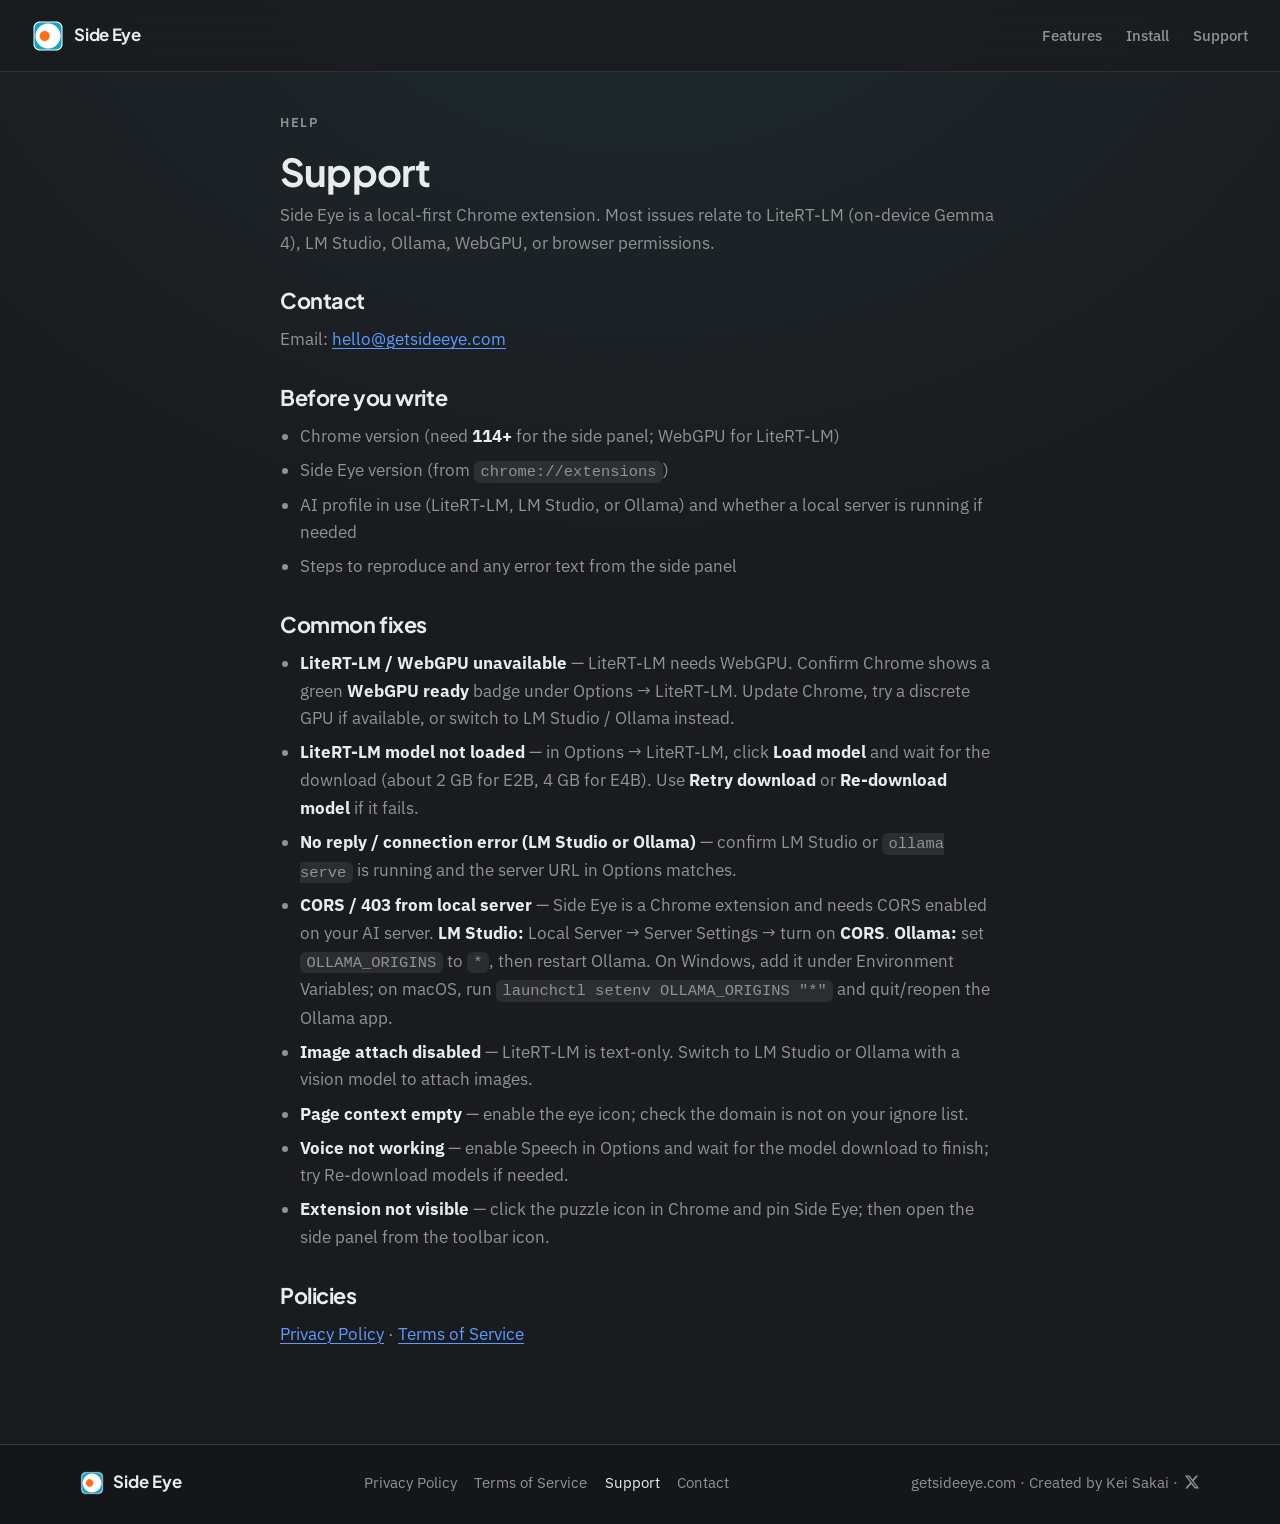
<file: support.html>
<!DOCTYPE html>
<html lang="en">
  <head>
    <meta charset="utf-8" />
    <meta name="viewport" content="width=device-width, initial-scale=1" />
    <title>Support — Side Eye</title>
    <meta name="description" content="Get help with the Side Eye Chrome extension." />
    <link rel="canonical" href="https://getsideeye.com/support.html" />
    <meta name="theme-color" content="#1a1b1e" />
    <link rel="icon" href="/assets/icon128.png" type="image/png" />
    <link rel="preconnect" href="https://fonts.googleapis.com" />
    <link rel="preconnect" href="https://fonts.gstatic.com" crossorigin />
    <link
      href="https://fonts.googleapis.com/css2?family=IBM+Plex+Sans:ital,wght@0,400;0,500;0,600;1,400&family=Plus+Jakarta+Sans:wght@600;700&display=swap"
      rel="stylesheet"
    />
    <link rel="stylesheet" href="/styles.css" />
  </head>
  <body>
    <a class="skip-link" href="#main">Skip to content</a>

    <header class="site-header">
      <a class="brand" href="/">
        <img class="brand__icon" src="/assets/icon128.png" width="32" height="32" alt="" />
        <span class="brand__name">Side Eye</span>
      </a>
      <nav class="site-nav" aria-label="Primary">
        <a href="/#features">Features</a>
        <a href="/#install">Install</a>
        <a href="/support.html" aria-current="page">Support</a>
      </nav>
    </header>

    <main id="main" class="legal">
      <article class="legal__article">
        <p class="eyebrow">Help</p>
        <h1>Support</h1>

        <p>
          Side Eye is a local-first Chrome extension. Most issues relate to LiteRT-LM (on-device Gemma 4),
          LM Studio, Ollama, WebGPU, or browser permissions.
        </p>

        <h2>Contact</h2>
        <p>
          Email:
          <a href="mailto:hello@getsideeye.com">hello@getsideeye.com</a>
        </p>

        <h2>Before you write</h2>
        <ul>
          <li>Chrome version (need <strong>114+</strong> for the side panel; WebGPU for LiteRT-LM)</li>
          <li>Side Eye version (from <code>chrome://extensions</code>)</li>
          <li>AI profile in use (LiteRT-LM, LM Studio, or Ollama) and whether a local server is running if needed</li>
          <li>Steps to reproduce and any error text from the side panel</li>
        </ul>

        <h2>Common fixes</h2>
        <ul>
          <li>
            <strong>LiteRT-LM / WebGPU unavailable</strong> — LiteRT-LM needs WebGPU. Confirm Chrome shows a green
            <strong>WebGPU ready</strong> badge under Options → LiteRT-LM. Update Chrome, try a discrete GPU if
            available, or switch to LM Studio / Ollama instead.
          </li>
          <li>
            <strong>LiteRT-LM model not loaded</strong> — in Options → LiteRT-LM, click <strong>Load model</strong>
            and wait for the download (about 2&nbsp;GB for E2B, 4&nbsp;GB for E4B). Use
            <strong>Retry download</strong> or <strong>Re-download model</strong> if it fails.
          </li>
          <li><strong>No reply / connection error (LM Studio or Ollama)</strong> — confirm LM Studio or <code>ollama serve</code> is running and the server URL in Options matches.</li>
          <li><strong>CORS / 403 from local server</strong> — Side Eye is a Chrome extension and needs CORS enabled on your AI server. <strong>LM Studio:</strong> Local Server &rarr; Server Settings &rarr; turn on <strong>CORS</strong>. <strong>Ollama:</strong> set <code>OLLAMA_ORIGINS</code> to <code>*</code>, then restart Ollama. On Windows, add it under Environment Variables; on macOS, run <code>launchctl setenv OLLAMA_ORIGINS &quot;*&quot;</code> and quit/reopen the Ollama app.</li>
          <li><strong>Image attach disabled</strong> — LiteRT-LM is text-only. Switch to LM Studio or Ollama with a vision model to attach images.</li>
          <li><strong>Page context empty</strong> — enable the eye icon; check the domain is not on your ignore list.</li>
          <li><strong>Voice not working</strong> — enable Speech in Options and wait for the model download to finish; try Re-download models if needed.</li>
          <li><strong>Extension not visible</strong> — click the puzzle icon in Chrome and pin Side Eye; then open the side panel from the toolbar icon.</li>
        </ul>

        <h2>Policies</h2>
        <p>
          <a href="/privacy-policy.html">Privacy Policy</a>
          ·
          <a href="/terms.html">Terms of Service</a>
        </p>
      </article>
    </main>

    <footer class="site-footer">
      <div class="site-footer__inner">
        <p class="site-footer__brand">
          <img src="/assets/icon128.png" width="24" height="24" alt="" />
          Side Eye
        </p>
        <nav class="site-footer__links" aria-label="Legal and support">
          <a href="/privacy-policy.html">Privacy Policy</a>
          <a href="/terms.html">Terms of Service</a>
          <a href="/support.html" aria-current="page">Support</a>
          <a href="mailto:hello@getsideeye.com">Contact</a>
        </nav>
        <p class="site-footer__meta">
          <a href="https://getsideeye.com">getsideeye.com</a>
          · Created by <a href="https://kunani.dev" rel="noopener noreferrer">Kei Sakai</a>
          · <a href="https://x.com/keisakaix" target="_blank" rel="noopener noreferrer" class="site-footer__x" aria-label="Kei Sakai on X">
            <svg viewBox="0 0 24 24" width="16" height="16" aria-hidden="true">
              <path fill="currentColor" d="M18.244 2.25h3.308l-7.227 8.26 8.502 11.24H16.17l-5.214-6.817L4.99 21.75H1.68l7.73-8.835L1.254 2.25H8.08l4.713 6.231zm-1.161 17.52h1.833L7.084 4.126H5.117z" />
            </svg>
          </a>
        </p>
      </div>
    </footer>
  </body>
</html>
</file>
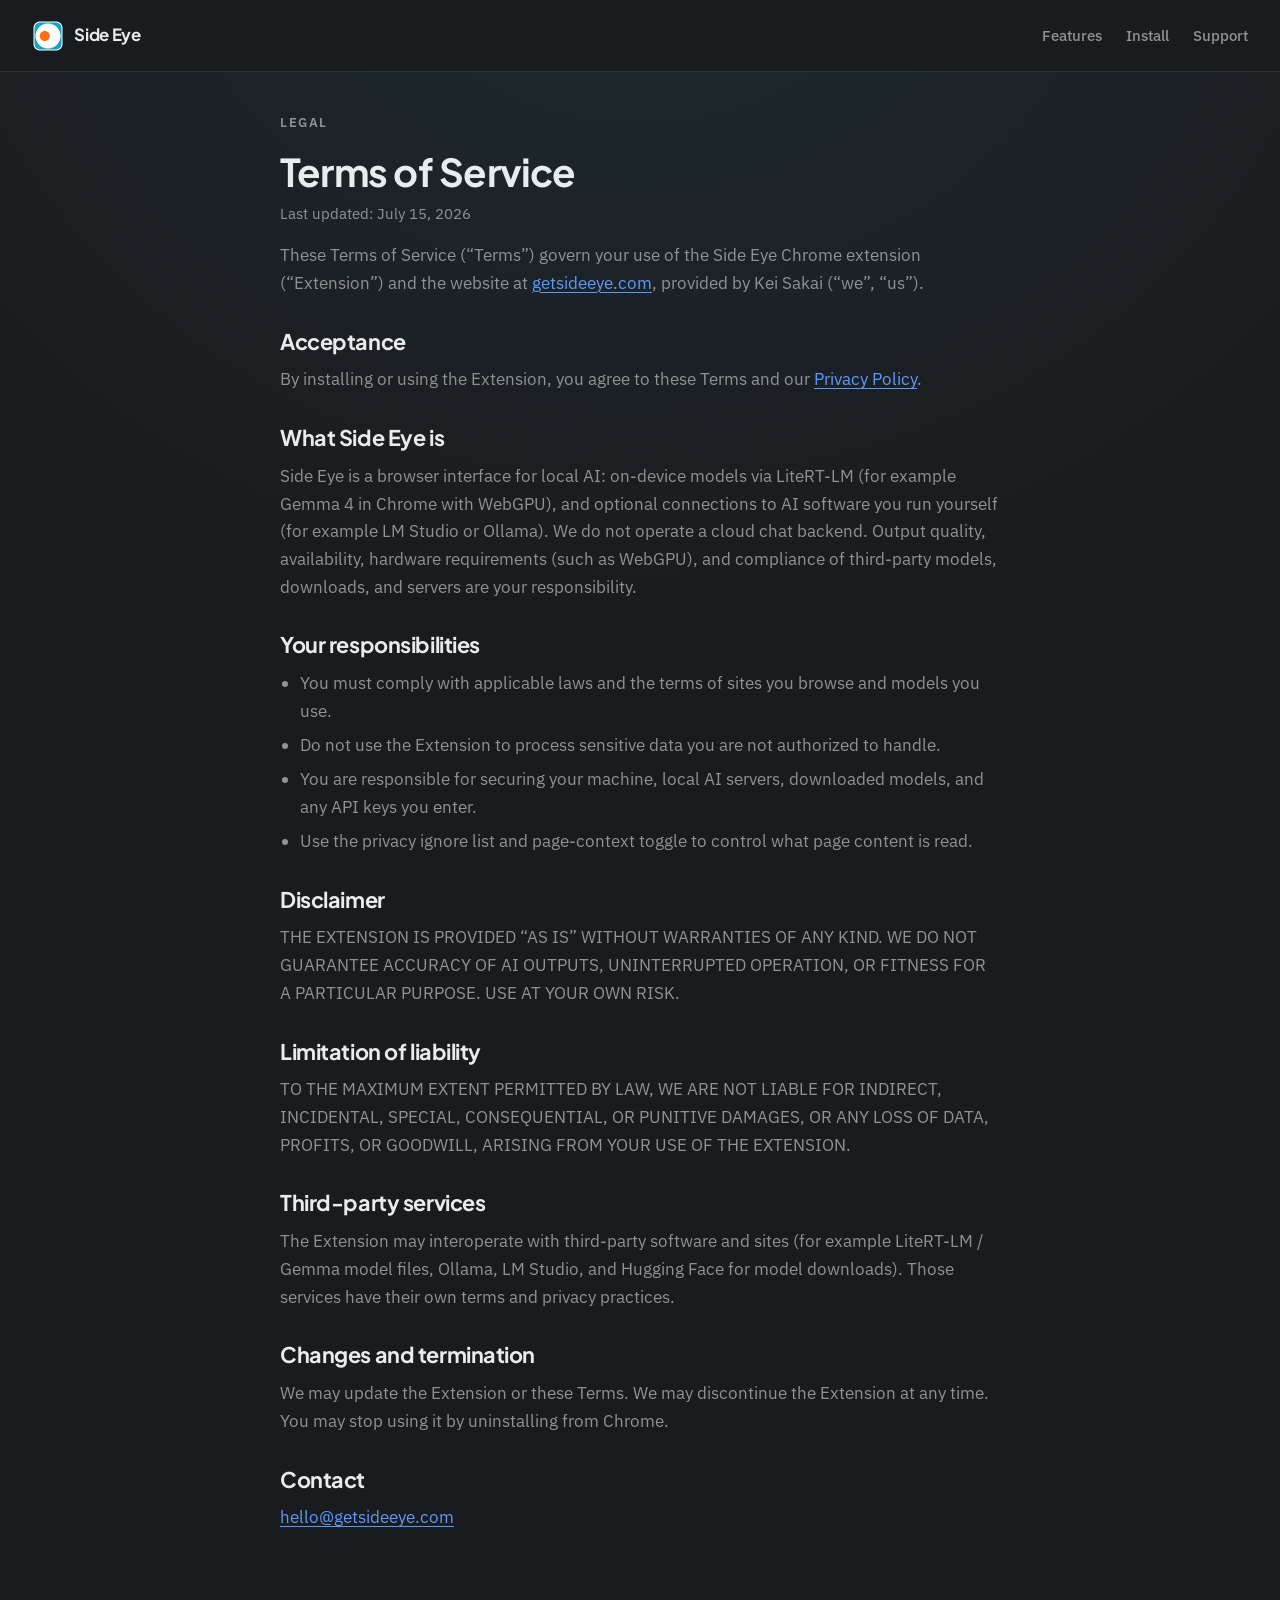
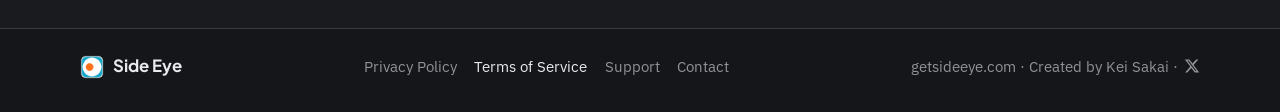
<file: terms.html>
<!DOCTYPE html>
<html lang="en">
  <head>
    <meta charset="utf-8" />
    <meta name="viewport" content="width=device-width, initial-scale=1" />
    <title>Terms of Service — Side Eye</title>
    <meta name="description" content="Terms of Service for the Side Eye Chrome extension." />
    <link rel="canonical" href="https://getsideeye.com/terms.html" />
    <meta name="theme-color" content="#1a1b1e" />
    <link rel="icon" href="/assets/icon128.png" type="image/png" />
    <link rel="preconnect" href="https://fonts.googleapis.com" />
    <link rel="preconnect" href="https://fonts.gstatic.com" crossorigin />
    <link
      href="https://fonts.googleapis.com/css2?family=IBM+Plex+Sans:ital,wght@0,400;0,500;0,600;1,400&family=Plus+Jakarta+Sans:wght@600;700&display=swap"
      rel="stylesheet"
    />
    <link rel="stylesheet" href="/styles.css" />
  </head>
  <body>
    <a class="skip-link" href="#main">Skip to content</a>

    <header class="site-header">
      <a class="brand" href="/">
        <img class="brand__icon" src="/assets/icon128.png" width="32" height="32" alt="" />
        <span class="brand__name">Side Eye</span>
      </a>
      <nav class="site-nav" aria-label="Primary">
        <a href="/#features">Features</a>
        <a href="/#install">Install</a>
        <a href="/support.html">Support</a>
      </nav>
    </header>

    <main id="main" class="legal">
      <article class="legal__article">
        <p class="eyebrow">Legal</p>
        <h1>Terms of Service</h1>
        <p class="legal__meta">Last updated: July 15, 2026</p>

        <p>
          These Terms of Service (“Terms”) govern your use of the Side Eye Chrome extension (“Extension”) and
          the website at <a href="https://getsideeye.com">getsideeye.com</a>, provided by Kei Sakai (“we”, “us”).
        </p>

        <h2>Acceptance</h2>
        <p>By installing or using the Extension, you agree to these Terms and our <a href="/privacy-policy.html">Privacy Policy</a>.</p>

        <h2>What Side Eye is</h2>
        <p>
          Side Eye is a browser interface for local AI: on-device models via LiteRT-LM (for example Gemma 4 in
          Chrome with WebGPU), and optional connections to AI software you run yourself (for example LM Studio or
          Ollama). We do not operate a cloud chat backend. Output quality, availability, hardware requirements
          (such as WebGPU), and compliance of third-party models, downloads, and servers are your responsibility.
        </p>

        <h2>Your responsibilities</h2>
        <ul>
          <li>You must comply with applicable laws and the terms of sites you browse and models you use.</li>
          <li>Do not use the Extension to process sensitive data you are not authorized to handle.</li>
          <li>You are responsible for securing your machine, local AI servers, downloaded models, and any API keys you enter.</li>
          <li>Use the privacy ignore list and page-context toggle to control what page content is read.</li>
        </ul>

        <h2>Disclaimer</h2>
        <p>
          THE EXTENSION IS PROVIDED “AS IS” WITHOUT WARRANTIES OF ANY KIND. WE DO NOT GUARANTEE ACCURACY OF AI
          OUTPUTS, UNINTERRUPTED OPERATION, OR FITNESS FOR A PARTICULAR PURPOSE. USE AT YOUR OWN RISK.
        </p>

        <h2>Limitation of liability</h2>
        <p>
          TO THE MAXIMUM EXTENT PERMITTED BY LAW, WE ARE NOT LIABLE FOR INDIRECT, INCIDENTAL, SPECIAL,
          CONSEQUENTIAL, OR PUNITIVE DAMAGES, OR ANY LOSS OF DATA, PROFITS, OR GOODWILL, ARISING FROM YOUR USE
          OF THE EXTENSION.
        </p>

        <h2>Third-party services</h2>
        <p>
          The Extension may interoperate with third-party software and sites (for example LiteRT-LM / Gemma
          model files, Ollama, LM Studio, and Hugging Face for model downloads). Those services have their own
          terms and privacy practices.
        </p>

        <h2>Changes and termination</h2>
        <p>
          We may update the Extension or these Terms. We may discontinue the Extension at any time. You may
          stop using it by uninstalling from Chrome.
        </p>

        <h2>Contact</h2>
        <p>
          <a href="mailto:hello@getsideeye.com">hello@getsideeye.com</a>
        </p>
      </article>
    </main>

    <footer class="site-footer">
      <div class="site-footer__inner">
        <p class="site-footer__brand">
          <img src="/assets/icon128.png" width="24" height="24" alt="" />
          Side Eye
        </p>
        <nav class="site-footer__links" aria-label="Legal and support">
          <a href="/privacy-policy.html">Privacy Policy</a>
          <a href="/terms.html" aria-current="page">Terms of Service</a>
          <a href="/support.html">Support</a>
          <a href="mailto:hello@getsideeye.com">Contact</a>
        </nav>
        <p class="site-footer__meta">
          <a href="https://getsideeye.com">getsideeye.com</a>
          · Created by <a href="https://kunani.dev" rel="noopener noreferrer">Kei Sakai</a>
          · <a href="https://x.com/keisakaix" target="_blank" rel="noopener noreferrer" class="site-footer__x" aria-label="Kei Sakai on X">
            <svg viewBox="0 0 24 24" width="16" height="16" aria-hidden="true">
              <path fill="currentColor" d="M18.244 2.25h3.308l-7.227 8.26 8.502 11.24H16.17l-5.214-6.817L4.99 21.75H1.68l7.73-8.835L1.254 2.25H8.08l4.713 6.231zm-1.161 17.52h1.833L7.084 4.126H5.117z" />
            </svg>
          </a>
        </p>
      </div>
    </footer>
  </body>
</html>
</file>
<file: styles.css>
:root {
  color-scheme: dark;
  --bg: #1a1b1e;
  --surface: #25262b;
  --surface-raised: #2e3036;
  --border: #373a40;
  --text: #e9ecef;
  --muted: #909296;
  --accent: #5b9bff;
  --accent-hover: #4a8ae8;
  --accent-fg: #ffffff;
  --orb-cyan: #42dcff;
  --orb-orange: #ff9a38;
  --orb-amber: #ff6f1a;
  --orb-core: #ffb347;
  --ambient-star: rgba(255, 255, 255, 0.14);
  --success: #51cf66;
  --star: var(--ambient-star);
  --shadow: rgba(0, 0, 0, 0.45);
  --font-display: "Plus Jakarta Sans", system-ui, sans-serif;
  --font-body: "IBM Plex Sans", system-ui, sans-serif;
  --max-width: 1120px;
  --header-height: 72px;
}

*,
*::before,
*::after {
  box-sizing: border-box;
}

html {
  scroll-behavior: smooth;
}

@media (prefers-reduced-motion: reduce) {
  html {
    scroll-behavior: auto;
  }

  *,
  *::before,
  *::after {
    animation-duration: 0.01ms !important;
    animation-iteration-count: 1 !important;
    transition-duration: 0.01ms !important;
  }

  .ambient__glow--core {
    transform: translate(-50%, -50%);
  }
}

body {
  margin: 0;
  min-height: 100vh;
  background:
    radial-gradient(
      ellipse 130% 85% at 50% -8%,
      color-mix(in srgb, var(--orb-cyan) 9%, var(--bg)),
      var(--bg) 52%
    ),
    radial-gradient(
      ellipse 90% 70% at 78% 42%,
      color-mix(in srgb, var(--orb-cyan) 5%, transparent),
      transparent 58%
    ),
    radial-gradient(
      ellipse 75% 55% at 18% 88%,
      color-mix(in srgb, var(--orb-amber) 7%, var(--bg)),
      var(--bg) 50%
    ),
    radial-gradient(
      ellipse 50% 40% at 48% 44%,
      color-mix(in srgb, var(--orb-core) 8%, transparent),
      transparent 70%
    ),
    var(--bg);
  color: var(--text);
  font-family: var(--font-body);
  font-size: 1.05rem;
  line-height: 1.6;
  -webkit-font-smoothing: antialiased;
}

img {
  display: block;
  max-width: 100%;
}

a {
  color: var(--accent);
  text-decoration-thickness: 1px;
  text-underline-offset: 0.18em;
}

a:hover {
  color: #7db3ff;
}

code {
  font-family: ui-monospace, "Cascadia Code", "Segoe UI Mono", monospace;
  font-size: 0.92em;
  padding: 0.12em 0.42em;
  border-radius: 6px;
  background: rgba(255, 255, 255, 0.08);
}

.skip-link {
  position: absolute;
  left: 1rem;
  top: -3rem;
  z-index: 100;
  padding: 0.5rem 0.75rem;
  border-radius: 8px;
  background: var(--accent);
  color: var(--accent-fg);
  text-decoration: none;
}

.skip-link:focus {
  top: 1rem;
}

.ambient {
  position: fixed;
  inset: 0;
  pointer-events: none;
  overflow: hidden;
  z-index: 0;
}

.ambient__glow {
  position: absolute;
  border-radius: 50%;
  pointer-events: none;
}

.ambient__glow--cyan {
  width: min(52vw, 640px);
  height: min(52vw, 640px);
  top: -12%;
  right: -8%;
  background: radial-gradient(
    circle,
    color-mix(in srgb, var(--orb-cyan) 22%, transparent) 0%,
    color-mix(in srgb, var(--orb-cyan) 8%, transparent) 42%,
    transparent 72%
  );
  filter: blur(70px);
  opacity: 0.9;
}

.ambient__glow--amber {
  width: min(44vw, 520px);
  height: min(44vw, 520px);
  bottom: 4%;
  left: -12%;
  background: radial-gradient(
    circle,
    color-mix(in srgb, var(--orb-amber) 18%, transparent) 0%,
    color-mix(in srgb, var(--orb-orange) 8%, transparent) 45%,
    transparent 72%
  );
  filter: blur(75px);
  opacity: 0.85;
}

.ambient__glow--core {
  width: min(380px, 48vw);
  height: min(380px, 48vw);
  top: 44%;
  left: 46%;
  transform: translate(-50%, -50%);
  background: radial-gradient(
    circle,
    color-mix(in srgb, var(--orb-core) 20%, transparent) 0%,
    color-mix(in srgb, var(--orb-amber) 10%, transparent) 38%,
    transparent 72%
  );
  filter: blur(48px);
  opacity: 0.75;
  animation: orb-glow-idle 2.6s ease-in-out infinite;
  transform-origin: center;
}

.ambient__orbit {
  position: absolute;
  left: 46%;
  top: 48%;
  transform: translate(-50%, -50%);
  border-radius: 50%;
  pointer-events: none;
}

.ambient__orbit--a {
  width: min(420px, 55vw);
  height: min(175px, 22vw);
  transform: translate(-50%, -50%) rotate(-16deg);
  border: 1px solid color-mix(in srgb, var(--orb-orange) 28%, transparent);
  box-shadow: 0 0 40px color-mix(in srgb, var(--orb-amber) 10%, transparent);
  opacity: 0.58;
  animation: orb-orbit-a 8s linear infinite;
}

.ambient__orbit--b {
  width: min(180px, 24vw);
  height: min(400px, 50vw);
  transform: translate(-50%, -50%) rotate(28deg);
  border: 1px dashed color-mix(in srgb, var(--orb-cyan) 26%, transparent);
  opacity: 0.52;
  animation: orb-orbit-b 6.2s linear infinite;
}

.ambient__orbit--c {
  width: min(300px, 38vw);
  height: min(300px, 38vw);
  border: 1px solid color-mix(in srgb, var(--orb-core) 20%, transparent);
  opacity: 0.42;
  animation: orb-orbit-c 10s linear infinite;
}

@keyframes orb-orbit-a {
  from {
    transform: translate(-50%, -50%) rotate(-16deg);
  }

  to {
    transform: translate(-50%, -50%) rotate(344deg);
  }
}

@keyframes orb-orbit-b {
  from {
    transform: translate(-50%, -50%) rotate(28deg);
  }

  to {
    transform: translate(-50%, -50%) rotate(-332deg);
  }
}

@keyframes orb-orbit-c {
  from {
    transform: translate(-50%, -50%) rotate(0deg);
  }

  to {
    transform: translate(-50%, -50%) rotate(360deg);
  }
}

@keyframes orb-glow-idle {
  0%,
  100% {
    opacity: 0.55;
    transform: translate(-50%, -50%) scale(0.92);
  }

  50% {
    opacity: 0.82;
    transform: translate(-50%, -50%) scale(1.05);
  }
}

@keyframes orb-core-idle {
  0%,
  100% {
    transform: scale(0.94);
    opacity: 0.92;
  }

  50% {
    transform: scale(1.02);
    opacity: 1;
  }
}

@keyframes orb-shell-breathe {
  0%,
  100% {
    opacity: 0.72;
  }

  50% {
    opacity: 1;
  }
}

@keyframes orb-arc-idle {
  from {
    opacity: 0.35;
    stroke-width: 0.65;
  }

  to {
    opacity: 0.7;
    stroke-width: 0.9;
  }
}

.ambient__stars {
  position: absolute;
  inset: 0;
  background-image:
    radial-gradient(circle at 14% 16%, var(--ambient-star) 0, transparent 1.2px),
    radial-gradient(circle at 82% 12%, var(--ambient-star) 0, transparent 1px),
    radial-gradient(circle at 72% 78%, var(--ambient-star) 0, transparent 1.1px),
    radial-gradient(circle at 22% 84%, var(--ambient-star) 0, transparent 1px),
    radial-gradient(circle at 48% 8%, var(--ambient-star) 0, transparent 0.9px),
    radial-gradient(circle at 6% 52%, var(--ambient-star) 0, transparent 1px),
    radial-gradient(circle at 92% 44%, var(--ambient-star) 0, transparent 1.1px),
    radial-gradient(circle at 36% 62%, var(--ambient-star) 0, transparent 0.85px),
    radial-gradient(circle at 58% 88%, var(--ambient-star) 0, transparent 1px),
    radial-gradient(circle at 66% 28%, color-mix(in srgb, var(--orb-cyan) 35%, var(--ambient-star)) 0, transparent 1px),
    radial-gradient(circle at 12% 18%, var(--star) 0 1px, transparent 1.2px),
    radial-gradient(circle at 78% 12%, var(--star) 0 1px, transparent 1.2px),
    radial-gradient(circle at 44% 72%, var(--star) 0 1px, transparent 1.2px),
    radial-gradient(circle at 88% 64%, var(--star) 0 1px, transparent 1.2px),
    radial-gradient(circle at 24% 84%, var(--star) 0 1px, transparent 1.2px);
  opacity: 0.8;
}

.site-header {
  position: sticky;
  top: 0;
  z-index: 10;
  display: flex;
  align-items: center;
  justify-content: space-between;
  gap: 1rem;
  height: var(--header-height);
  padding: 0 clamp(1.25rem, 4vw, 2rem);
  border-bottom: 1px solid rgba(55, 58, 64, 0.75);
  background: rgba(26, 27, 30, 0.82);
  backdrop-filter: blur(14px);
}

.brand {
  display: inline-flex;
  align-items: center;
  gap: 0.65rem;
  color: var(--text);
  text-decoration: none;
  font-family: var(--font-display);
  font-weight: 700;
  letter-spacing: -0.02em;
}

.brand__icon {
  border-radius: 8px;
}

.site-nav {
  display: flex;
  align-items: center;
  gap: clamp(0.75rem, 2vw, 1.5rem);
}

.site-nav a {
  color: var(--muted);
  text-decoration: none;
  font-size: 0.95rem;
  font-weight: 500;
}

.site-nav a:hover,
.site-nav a:focus-visible {
  color: var(--text);
}

.site-nav__cta {
  padding: 0.55rem 0.95rem;
  border-radius: 999px;
  background: rgba(91, 155, 255, 0.14);
  color: #b8d4ff !important;
  border: 1px solid rgba(91, 155, 255, 0.35);
}

main {
  position: relative;
  z-index: 1;
}

.hero,
.section {
  width: min(var(--max-width), calc(100% - 2.5rem));
  margin-inline: auto;
}

.hero {
  display: grid;
  grid-template-columns: minmax(0, 0.82fr) minmax(0, 1.18fr);
  gap: clamp(1.5rem, 4vw, 3rem);
  align-items: center;
  padding: clamp(2.5rem, 6vw, 5rem) 0 4rem;
}

.eyebrow {
  margin: 0 0 0.75rem;
  color: var(--orb-cyan);
  font-size: 0.82rem;
  font-weight: 600;
  letter-spacing: 0.12em;
  text-transform: uppercase;
}

h1,
h2,
h3 {
  font-family: var(--font-display);
  letter-spacing: -0.02em;
  line-height: 1.15;
}

.hero h1 {
  margin: 0 0 0.85rem;
  font-size: clamp(1.45rem, 2.6vw, 2.05rem);
  font-weight: 700;
  line-height: 1.28;
  letter-spacing: -0.015em;
}

h1 {
  margin: 0 0 1rem;
  font-size: clamp(1.8rem, 4vw, 2.4rem);
  font-weight: 700;
}

h2 {
  margin: 0 0 0.75rem;
  font-size: clamp(1.8rem, 4vw, 2.6rem);
  font-weight: 700;
}

h3 {
  margin: 0 0 0.45rem;
  font-size: 1.15rem;
  font-weight: 700;
}

.hero__lede,
.section__intro p,
.install-card__lede {
  margin: 0;
  color: var(--muted);
  max-width: 42ch;
  font-size: 0.98rem;
  line-height: 1.55;
}

.hero__actions {
  display: flex;
  flex-wrap: wrap;
  gap: 0.75rem;
  margin: 1.75rem 0 2rem;
}

.btn {
  display: inline-flex;
  align-items: center;
  justify-content: center;
  min-height: 46px;
  padding: 0.7rem 1.2rem;
  border-radius: 12px;
  font-weight: 600;
  text-decoration: none;
  border: 1px solid transparent;
  transition: transform 160ms ease, background 160ms ease, border-color 160ms ease;
}

.btn:hover {
  transform: translateY(-1px);
}

.btn--primary {
  background: linear-gradient(135deg, var(--accent), #3d7fe0);
  color: var(--accent-fg);
  box-shadow: 0 12px 32px rgba(91, 155, 255, 0.22);
}

.btn--primary:hover {
  color: var(--accent-fg);
  background: linear-gradient(135deg, var(--accent-hover), #2f6fcc);
}

.btn--ghost {
  color: var(--text);
  border-color: var(--border);
  background: rgba(255, 255, 255, 0.03);
}

.btn--ghost:hover {
  color: var(--text);
  border-color: #4c5159;
  background: rgba(255, 255, 255, 0.06);
}

.btn--github {
  background: linear-gradient(135deg, var(--success), #37b24d);
  color: #ffffff;
  box-shadow: 0 12px 32px rgba(81, 207, 102, 0.22);
}

.btn--github:hover {
  color: #ffffff;
  background: linear-gradient(135deg, #69db7c, #2f9e44);
}

.hero__stats {
  display: flex;
  flex-wrap: wrap;
  gap: 0.75rem 1.25rem;
  margin: 0;
  padding: 0;
  list-style: none;
  color: var(--muted);
  font-size: 0.92rem;
}

.hero__stats strong {
  display: block;
  color: var(--text);
  font-weight: 600;
}

.hero__visual {
  display: flex;
  justify-content: flex-end;
  min-width: 0;
}

.chrome-mock {
  width: min(100%, 720px);
  border: 1px solid #3d4048;
  border-radius: 14px;
  overflow: hidden;
  background: #202124;
  box-shadow:
    0 28px 70px rgba(0, 0, 0, 0.55),
    0 0 0 1px rgba(255, 255, 255, 0.04) inset;
  animation: chrome-float 8s ease-in-out infinite;
}

@keyframes chrome-float {
  0%,
  100% {
    transform: translateY(0);
  }
  50% {
    transform: translateY(-6px);
  }
}

.chrome-mock__tabs {
  display: flex;
  align-items: flex-end;
  gap: 2px;
  padding: 8px 8px 0;
  background: #292b2f;
  border-bottom: 1px solid #3d4048;
}

.chrome-mock__tab {
  display: flex;
  align-items: center;
  gap: 8px;
  max-width: 180px;
  padding: 8px 12px;
  border-radius: 8px 8px 0 0;
  background: #35363a;
  color: #9aa0a6;
  font-size: 12px;
  line-height: 1.2;
  white-space: nowrap;
}

.chrome-mock__tab--active {
  background: #202124;
  color: #e8eaed;
}

.chrome-mock__tab-favicon {
  width: 16px;
  height: 16px;
  border-radius: 4px;
  flex-shrink: 0;
}

.chrome-mock__tab-favicon--muted {
  display: block;
  background: #5f6368;
}

.chrome-mock__tab-label {
  overflow: hidden;
  text-overflow: ellipsis;
}

.chrome-mock__toolbar {
  display: flex;
  align-items: center;
  gap: 10px;
  padding: 8px 10px;
  background: #202124;
  border-bottom: 1px solid #3d4048;
}

.chrome-mock__nav {
  display: flex;
  gap: 4px;
  flex-shrink: 0;
}

.chrome-mock__nav-btn {
  display: grid;
  place-items: center;
  width: 28px;
  height: 28px;
  border-radius: 50%;
  color: #9aa0a6;
  font-size: 16px;
  line-height: 1;
}

.chrome-mock__nav-btn--reload {
  font-size: 14px;
}

.chrome-mock__omnibox {
  display: flex;
  align-items: center;
  gap: 8px;
  flex: 1;
  min-width: 0;
  height: 34px;
  padding: 0 12px;
  border-radius: 17px;
  background: #35363a;
  color: #e8eaed;
  font-size: 13px;
}

.chrome-mock__lock {
  display: inline-flex;
  color: #81c995;
  flex-shrink: 0;
}

.chrome-mock__url {
  overflow: hidden;
  text-overflow: ellipsis;
  white-space: nowrap;
}

.chrome-mock__viewport {
  display: grid;
  grid-template-columns: minmax(0, 1fr) 300px;
  min-height: 420px;
  background: #202124;
}

.chrome-mock__page {
  min-width: 0;
  padding: 14px 16px 18px;
  background:
    radial-gradient(ellipse 90% 70% at 20% 0%, rgba(66, 220, 255, 0.08), transparent 55%),
    #1a1b1e;
  border-right: 1px solid #3d4048;
  overflow: hidden;
}

.chrome-mock__page-header {
  display: flex;
  align-items: center;
  justify-content: space-between;
  gap: 8px;
  margin-bottom: 18px;
  font-size: 10px;
  color: #909296;
}

.chrome-mock__page-brand {
  display: inline-flex;
  align-items: center;
  gap: 6px;
  color: #e9ecef;
  font-family: var(--font-display);
  font-weight: 700;
  font-size: 11px;
}

.chrome-mock__page-brand img {
  border-radius: 5px;
}

.chrome-mock__page-nav {
  overflow: hidden;
  text-overflow: ellipsis;
  white-space: nowrap;
}

.chrome-mock__page-hero {
  padding-top: 8px;
}

.chrome-mock__page-eyebrow {
  margin: 0 0 8px;
  color: #42dcff;
  font-size: 8px;
  font-weight: 600;
  letter-spacing: 0.1em;
  text-transform: uppercase;
}

.chrome-mock__page-title {
  margin: 0 0 8px;
  font-family: var(--font-display);
  font-size: clamp(14px, 2.2vw, 17px);
  font-weight: 700;
  line-height: 1.25;
  letter-spacing: -0.015em;
  color: #e9ecef;
}

.chrome-mock__page-lede {
  margin: 0 0 12px;
  max-width: 28ch;
  color: #909296;
  font-size: 10px;
  line-height: 1.45;
}

.chrome-mock__page-actions {
  display: flex;
  flex-wrap: wrap;
  gap: 6px;
}

.chrome-mock__page-btn {
  display: inline-flex;
  align-items: center;
  padding: 6px 10px;
  border-radius: 8px;
  border: 1px solid #373a40;
  background: rgba(255, 255, 255, 0.03);
  color: #e9ecef;
  font-size: 9px;
  font-weight: 600;
}

.chrome-mock__page-btn--primary {
  border-color: transparent;
  background: linear-gradient(135deg, #5b9bff, #3d7fe0);
  color: #fff;
}

/* Side Eye panel — mirrors extension sidepanel.css */
.se-panel {
  --se-bg: #1a1b1e;
  --se-surface: #25262b;
  --se-border: #373a40;
  --se-text: #e9ecef;
  --se-muted: #909296;
  --se-accent: #5b9bff;
  --se-accent-fg: #ffffff;
  --se-input-bg: #1a1b1e;
  --se-tab-active-bg: #1a1b1e;
  --se-context-on-border: rgba(81, 207, 102, 0.45);
  --se-orb-cyan: #42dcff;
  --se-orb-core: #ffb347;
  --se-orb-amber: #ff6f1a;
  --se-ambient-star: rgba(255, 255, 255, 0.14);
  --se-ui-font-size: 12px;
  --se-chat-font-size: 12px;
  --se-composer-input-height: 34px;
  min-width: 0;
  border-left: 1px solid #3d4048;
  background: var(--se-bg);
  font-family: system-ui, -apple-system, "Segoe UI", Roboto, sans-serif;
  font-size: var(--se-ui-font-size);
  color: var(--se-text);
}

.se-app {
  display: flex;
  flex-direction: column;
  height: 100%;
  min-height: 420px;
}

.se-header {
  display: flex;
  align-items: center;
  gap: 4px;
  padding: 6px 6px 3px;
  border-bottom: 1px solid var(--se-border);
  background: var(--se-surface);
}

.se-header-tabs {
  display: flex;
  align-items: center;
  flex: 1;
  min-width: 0;
  gap: 4px;
}

.se-tab-strip {
  flex: 1;
  min-width: 0;
  overflow: hidden;
}

.se-agent-tab {
  display: flex;
  align-items: center;
  gap: 5px;
  max-width: 100%;
  padding: 5px 7px;
  border: 1px solid var(--se-border);
  border-radius: 6px;
  background: var(--se-tab-active-bg);
  color: var(--se-text);
  white-space: nowrap;
}

.se-agent-tab-icon {
  flex-shrink: 0;
  width: 14px;
  height: 14px;
  border-radius: 3px;
  object-fit: contain;
}

.se-agent-tab-title {
  overflow: hidden;
  text-overflow: ellipsis;
  min-width: 0;
  font-size: 11px;
}

.se-agent-tab-close {
  flex-shrink: 0;
  color: var(--se-muted);
  font-size: 14px;
  line-height: 1;
}

.se-icon-btn {
  flex-shrink: 0;
  width: 24px;
  height: 24px;
  border: 1px solid var(--se-border);
  border-radius: 6px;
  background: var(--se-input-bg);
  color: var(--se-text);
  display: grid;
  place-items: center;
  font-size: 15px;
  line-height: 1;
}

.se-refresh-btn svg {
  width: 13px;
  height: 13px;
  opacity: 0.88;
}

.se-context-bar {
  display: flex;
  align-items: center;
  justify-content: space-between;
  gap: 6px;
  padding: 5px 8px;
  border-bottom: 1px solid var(--se-border);
  background: var(--se-surface);
}

.se-context-bar-left {
  display: flex;
  align-items: center;
  gap: 6px;
  min-width: 0;
  flex: 1;
}

.se-context-icon-btn {
  flex-shrink: 0;
  width: 24px;
  height: 24px;
  border: 1px solid var(--se-border);
  border-radius: 6px;
  overflow: hidden;
}

.se-context-icon-btn--on {
  border-color: var(--se-context-on-border);
}

.se-context-icon-btn svg {
  display: block;
  width: 100%;
  height: 100%;
}

.se-context-label {
  overflow: hidden;
  text-overflow: ellipsis;
  white-space: nowrap;
  color: var(--se-muted);
  font-size: 11px;
}

.se-quick-actions {
  display: flex;
  gap: 3px;
  flex-shrink: 0;
}

.se-quick-action-btn {
  padding: 3px 6px;
  border: 1px solid var(--se-border);
  border-radius: 6px;
  background: var(--se-input-bg);
  color: var(--se-text);
  font-size: 10px;
  line-height: 1.2;
  white-space: nowrap;
}

.se-messages-wrap {
  position: relative;
  flex: 1;
  min-height: 0;
  overflow: hidden;
}

.se-messages-wrap--empty {
  background:
    radial-gradient(ellipse 120% 90% at 50% 0%, color-mix(in srgb, var(--se-orb-cyan) 5%, var(--se-bg)), var(--se-bg) 58%),
    radial-gradient(ellipse 80% 60% at 50% 100%, color-mix(in srgb, var(--se-orb-amber) 4%, var(--se-bg)), var(--se-bg) 55%),
    var(--se-bg);
}

.se-messages-ambient {
  position: absolute;
  inset: 0;
  pointer-events: none;
  overflow: hidden;
}

.se-ambient-glow {
  position: absolute;
  left: 50%;
  top: 38%;
  transform: translate(-50%, -50%);
  border-radius: 50%;
  pointer-events: none;
}

.se-ambient-glow--core {
  width: 140px;
  height: 140px;
  background: radial-gradient(circle, color-mix(in srgb, var(--se-orb-core) 18%, transparent) 0%, color-mix(in srgb, var(--se-orb-amber) 8%, transparent) 38%, transparent 72%);
  filter: blur(14px);
  opacity: 0.85;
  animation: orb-glow-idle 2.6s ease-in-out infinite;
}

.se-ambient-glow--cyan {
  width: 200px;
  height: 110px;
  top: 34%;
  background: radial-gradient(ellipse, color-mix(in srgb, var(--se-orb-cyan) 10%, transparent) 0%, transparent 68%);
  filter: blur(16px);
  opacity: 0.7;
}

.se-ambient-orbit {
  position: absolute;
  left: 50%;
  top: 38%;
  transform: translate(-50%, -50%);
  border-radius: 50%;
  pointer-events: none;
  opacity: 0.55;
}

.se-ambient-orbit--a {
  width: 170px;
  height: 70px;
  transform: translate(-50%, -50%) rotate(-16deg);
  border: 1px solid color-mix(in srgb, #ff9a38 22%, transparent);
  animation: orb-orbit-a 8s linear infinite;
}

.se-ambient-orbit--b {
  width: 72px;
  height: 160px;
  transform: translate(-50%, -50%) rotate(28deg);
  border: 1px dashed color-mix(in srgb, var(--se-orb-cyan) 20%, transparent);
  animation: orb-orbit-b 6.2s linear infinite;
}

.se-ambient-orbit--c {
  width: 120px;
  height: 120px;
  border: 1px solid color-mix(in srgb, var(--se-orb-core) 14%, transparent);
  opacity: 0.4;
  animation: orb-orbit-c 10s linear infinite;
}

.se-ambient-stars {
  position: absolute;
  inset: 0;
  background-image:
    radial-gradient(circle at 14% 16%, var(--se-ambient-star) 0, transparent 1.2px),
    radial-gradient(circle at 82% 12%, var(--se-ambient-star) 0, transparent 1px),
    radial-gradient(circle at 72% 78%, var(--se-ambient-star) 0, transparent 1.1px),
    radial-gradient(circle at 22% 84%, var(--se-ambient-star) 0, transparent 1px);
  opacity: 0.75;
}

.se-messages {
  position: relative;
  z-index: 1;
  height: 100%;
  overflow: hidden;
  padding: 10px 8px;
  display: flex;
  flex-direction: column;
}

.se-empty-state {
  margin: auto;
  width: 100%;
  padding: 12px 6px 16px;
  display: flex;
  flex-direction: column;
  align-items: center;
  gap: 10px;
  text-align: center;
}

.se-empty-state-header {
  display: flex;
  align-items: center;
  gap: 8px;
  max-width: 100%;
}

.se-empty-state-favicon {
  width: 24px;
  height: 24px;
  border-radius: 5px;
  flex-shrink: 0;
  object-fit: contain;
}

.se-empty-state-header-text {
  min-width: 0;
  text-align: left;
}

.se-empty-state-title {
  font-size: 12px;
  font-weight: 600;
  line-height: 1.35;
  overflow: hidden;
  text-overflow: ellipsis;
  white-space: nowrap;
}

.se-empty-state-host {
  font-size: 10px;
  color: var(--se-muted);
}

.se-empty-state-divider {
  display: flex;
  align-items: center;
  gap: 10px;
  width: 100%;
  margin: 4px 0 0;
  color: var(--se-muted);
  font-size: 9px;
  font-weight: 600;
  letter-spacing: 0.04em;
  text-transform: uppercase;
}

.se-empty-state-divider::before,
.se-empty-state-divider::after {
  content: "";
  flex: 1;
  height: 1px;
  background: var(--se-border);
}

.se-empty-state-section {
  width: 100%;
}

.se-empty-state-section-label {
  margin: 0 0 6px;
  font-size: 9px;
  font-weight: 600;
  letter-spacing: 0.04em;
  text-transform: uppercase;
  color: var(--se-muted);
}

.se-suggestion-chips {
  display: flex;
  flex-wrap: wrap;
  justify-content: center;
  gap: 6px;
}

.se-suggestion-chip {
  display: inline-flex;
  flex-direction: column;
  align-items: flex-start;
  gap: 1px;
  max-width: 100%;
  padding: 6px 10px;
  border-radius: 999px;
  border: 1px solid color-mix(in srgb, var(--se-accent) 28%, var(--se-border));
  background: color-mix(in srgb, var(--se-accent) 8%, var(--se-input-bg));
  color: var(--se-text);
  font-size: 10px;
  line-height: 1.3;
  text-align: left;
}

.se-suggestion-chip--highlight {
  border-color: color-mix(in srgb, #3dd6ff 40%, var(--se-border));
  background: color-mix(in srgb, #3dd6ff 10%, var(--se-input-bg));
  border-radius: 10px;
}

.se-suggestion-chip-label {
  font-weight: 500;
}

.se-suggestion-chip-preview {
  font-size: 9px;
  color: var(--se-muted);
  max-width: 180px;
  overflow: hidden;
  text-overflow: ellipsis;
  white-space: nowrap;
}

.se-bottom-panel {
  flex-shrink: 0;
}

.se-profile-bar {
  display: flex;
  align-items: center;
  padding: 3px 8px 5px;
  border-top: 1px solid var(--se-border);
  background: color-mix(in srgb, var(--se-surface) 92%, var(--se-bg));
}

.se-profile-picker-btn {
  display: inline-flex;
  align-items: center;
  gap: 5px;
  max-width: 100%;
  padding: 2px 7px 2px 5px;
  border: 1px solid var(--se-border);
  border-radius: 999px;
  background: var(--se-input-bg);
  color: var(--se-muted);
  font-size: 10px;
  line-height: 1.2;
}

.se-profile-picker-dot {
  width: 6px;
  height: 6px;
  border-radius: 50%;
  flex-shrink: 0;
}

.se-profile-picker-dot--litertlm {
  background: #34a853;
  box-shadow: 0 0 5px color-mix(in srgb, #34a853 45%, transparent);
}

.se-profile-picker-dot--ollama {
  background: #51cf66;
  box-shadow: 0 0 5px color-mix(in srgb, #51cf66 45%, transparent);
}

.se-profile-picker-label {
  overflow: hidden;
  text-overflow: ellipsis;
  white-space: nowrap;
}

.se-profile-picker-chevron {
  font-size: 9px;
  opacity: 0.7;
}

.se-composer {
  padding: 8px;
  background: var(--se-surface);
}

.se-composer-row {
  display: flex;
  gap: 6px;
  align-items: flex-end;
}

.se-composer-icon-btn {
  width: var(--se-composer-input-height);
  height: var(--se-composer-input-height);
  border: 1px solid var(--se-border);
  border-radius: 7px;
  background: var(--se-input-bg);
  color: var(--se-muted);
  display: grid;
  place-items: center;
  flex-shrink: 0;
}

.se-composer-icon-btn svg {
  width: 15px;
  height: 15px;
}

.se-voice-btn {
  background: radial-gradient(circle at 50% 52%, #18202e 0%, var(--se-input-bg) 72%);
  border-color: color-mix(in srgb, #3dd6ff 22%, var(--se-border));
  color: #5ce8ff;
}

.se-jarvis-orb {
  width: 22px;
  height: 22px;
  overflow: visible;
}

.se-jarvis-orb .se-jarvis-orbit,
.se-jarvis-orb .se-jarvis-shell,
.se-jarvis-orb .se-jarvis-core,
.se-jarvis-orb .se-jarvis-core-glow,
.se-jarvis-orb .se-jarvis-arc {
  transform-box: fill-box;
  transform-origin: center;
}

.se-jarvis-orb .se-jarvis-orbit-a {
  animation: jarvis-orbit-spin-a 8s linear infinite;
}

.se-jarvis-orb .se-jarvis-orbit-b {
  animation: jarvis-orbit-spin-b 6.2s linear infinite;
}

.se-jarvis-orb .se-jarvis-orbit-c {
  animation: jarvis-orbit-spin-c 10s linear infinite;
}

.se-jarvis-orb .se-jarvis-shell {
  animation: orb-shell-breathe 3.2s ease-in-out infinite;
}

.se-jarvis-orb .se-jarvis-core {
  animation: orb-core-idle 2.6s ease-in-out infinite;
}

.se-jarvis-orb .se-jarvis-core-glow {
  animation: orb-core-glow-idle 2.6s ease-in-out infinite;
}

.se-jarvis-orb .se-jarvis-arc {
  opacity: 0.55;
  animation: orb-arc-idle 2.4s ease-in-out infinite alternate;
}

.se-jarvis-orb .se-jarvis-arc-b {
  animation-delay: 0.35s;
}

.se-jarvis-orb .se-jarvis-arc-c {
  animation-delay: 0.7s;
}

@keyframes orb-core-glow-idle {
  0%,
  100% {
    opacity: 0.32;
    transform: scale(0.92);
  }

  50% {
    opacity: 0.5;
    transform: scale(1.05);
  }
}

@keyframes jarvis-orbit-spin-a {
  from {
    transform: rotate(0deg);
  }

  to {
    transform: rotate(360deg);
  }
}

@keyframes jarvis-orbit-spin-b {
  from {
    transform: rotate(18deg);
  }

  to {
    transform: rotate(-342deg);
  }
}

@keyframes jarvis-orbit-spin-c {
  from {
    transform: rotate(-12deg);
  }

  to {
    transform: rotate(348deg);
  }
}

.se-prompt-input {
  flex: 1;
  min-width: 0;
  height: var(--se-composer-input-height);
  padding: 8px 10px;
  border: 1px solid var(--se-border);
  border-radius: 7px;
  background: var(--se-input-bg);
  color: var(--se-muted);
  font-size: 10px;
  line-height: 1.35;
  overflow: hidden;
  text-overflow: ellipsis;
  white-space: nowrap;
}

.se-send-btn {
  height: var(--se-composer-input-height);
  min-width: 58px;
  padding: 0 10px;
  border-radius: 7px;
  background: var(--se-accent);
  color: var(--se-accent-fg);
  font-size: 11px;
  font-weight: 600;
  display: inline-flex;
  align-items: center;
  justify-content: center;
  flex-shrink: 0;
}

.section {
  padding: 4.5rem 0;
}

.section__intro {
  max-width: 42rem;
  margin-bottom: 2rem;
}

.section__intro p {
  margin: 0;
  color: var(--muted);
}

.feature-grid {
  display: grid;
  grid-template-columns: repeat(3, minmax(0, 1fr));
  gap: 1rem;
}

.feature-card {
  position: relative;
  overflow: hidden;
  padding: 1.25rem 1.2rem 1.35rem;
  border-radius: 16px;
  border: 1px solid var(--border);
  background: color-mix(in srgb, var(--surface) 65%, transparent);
  backdrop-filter: blur(10px);
  box-shadow:
    inset 0 1px 0 rgba(255, 255, 255, 0.05),
    0 8px 24px rgba(0, 0, 0, 0.18);
}

.feature-card::before {
  content: "";
  position: absolute;
  inset: 0;
  border-radius: inherit;
  pointer-events: none;
  opacity: 1;
}

.feature-card > * {
  position: relative;
  z-index: 1;
}

.feature-card:nth-child(1) {
  border-color: color-mix(in srgb, var(--accent) 42%, var(--border));
}

.feature-card:nth-child(1)::before {
  background:
    radial-gradient(ellipse 90% 80% at 0% 0%, color-mix(in srgb, var(--accent) 28%, transparent), transparent 58%),
    radial-gradient(ellipse 60% 50% at 100% 100%, color-mix(in srgb, var(--accent) 8%, transparent), transparent 50%);
}

.feature-card:nth-child(2) {
  border-color: color-mix(in srgb, var(--orb-cyan) 40%, var(--border));
}

.feature-card:nth-child(2)::before {
  background:
    radial-gradient(ellipse 85% 75% at 100% 0%, color-mix(in srgb, var(--orb-cyan) 26%, transparent), transparent 55%),
    radial-gradient(ellipse 55% 45% at 0% 100%, color-mix(in srgb, #0ea5c9 12%, transparent), transparent 50%);
}

.feature-card:nth-child(3) {
  border-color: color-mix(in srgb, #a78bfa 38%, var(--border));
}

.feature-card:nth-child(3)::before {
  background:
    radial-gradient(ellipse 80% 70% at 50% 0%, color-mix(in srgb, #a78bfa 24%, transparent), transparent 58%),
    radial-gradient(ellipse 50% 40% at 0% 80%, color-mix(in srgb, #6366f1 10%, transparent), transparent 50%);
}

.feature-card:nth-child(4) {
  border-color: color-mix(in srgb, var(--orb-orange) 42%, var(--border));
}

.feature-card:nth-child(4)::before {
  background:
    radial-gradient(ellipse 90% 75% at 0% 100%, color-mix(in srgb, var(--orb-orange) 26%, transparent), transparent 55%),
    radial-gradient(ellipse 55% 50% at 100% 0%, color-mix(in srgb, var(--orb-amber) 12%, transparent), transparent 50%);
}

.feature-card:nth-child(5) {
  border-color: color-mix(in srgb, var(--orb-core) 45%, var(--border));
}

.feature-card:nth-child(5)::before {
  background:
    radial-gradient(ellipse 75% 65% at 20% 20%, color-mix(in srgb, var(--orb-core) 30%, transparent), transparent 52%),
    radial-gradient(ellipse 70% 60% at 90% 90%, color-mix(in srgb, var(--orb-cyan) 18%, transparent), transparent 55%);
}

.feature-card:nth-child(6) {
  border-color: color-mix(in srgb, var(--success) 35%, var(--border));
}

.feature-card:nth-child(6)::before {
  background:
    radial-gradient(ellipse 80% 70% at 100% 50%, color-mix(in srgb, var(--success) 20%, transparent), transparent 58%),
    radial-gradient(ellipse 50% 45% at 0% 0%, color-mix(in srgb, var(--accent) 10%, transparent), transparent 50%);
}

.feature-card:nth-child(7) {
  border-color: color-mix(in srgb, #2dd4bf 38%, var(--border));
}

.feature-card:nth-child(7)::before {
  background:
    radial-gradient(ellipse 80% 70% at 0% 50%, color-mix(in srgb, #2dd4bf 22%, transparent), transparent 58%),
    radial-gradient(ellipse 60% 50% at 100% 0%, color-mix(in srgb, var(--accent) 14%, transparent), transparent 50%);
}

.feature-card:nth-child(8) {
  border-color: color-mix(in srgb, #81c995 40%, var(--border));
}

.feature-card:nth-child(8)::before {
  background:
    radial-gradient(ellipse 75% 65% at 85% 15%, color-mix(in srgb, #34a853 22%, transparent), transparent 55%),
    radial-gradient(ellipse 60% 50% at 10% 90%, color-mix(in srgb, var(--accent) 12%, transparent), transparent 50%);
}

.feature-card h3 {
  color: var(--text);
}

.feature-card p {
  margin: 0;
  color: var(--muted);
  font-size: 0.96rem;
}

.section--split {
  display: grid;
  grid-template-columns: 0.9fr 1.1fr;
  gap: 2rem;
  align-items: start;
}

.steps {
  margin: 0;
  padding: 0;
  list-style: none;
  display: grid;
  gap: 1rem;
}

.step {
  display: grid;
  grid-template-columns: auto 1fr;
  gap: 1rem;
  padding: 1.1rem 1.15rem;
  border: 1px solid var(--border);
  border-radius: 16px;
  background: rgba(37, 38, 43, 0.55);
}

.step__index {
  display: grid;
  place-items: center;
  width: 2.2rem;
  height: 2.2rem;
  border-radius: 10px;
  background: rgba(91, 155, 255, 0.14);
  color: #b8d4ff;
  font-family: var(--font-display);
  font-weight: 700;
}

.step p {
  margin: 0;
  color: var(--muted);
  font-size: 0.96rem;
}

.privacy-card,
.install-card {
  position: relative;
  overflow: hidden;
  padding: clamp(1.5rem, 4vw, 2.25rem);
  border: 1px solid var(--border);
  border-radius: 20px;
  background: color-mix(in srgb, var(--surface) 65%, transparent);
  backdrop-filter: blur(10px);
  box-shadow:
    inset 0 1px 0 rgba(255, 255, 255, 0.05),
    0 8px 24px rgba(0, 0, 0, 0.18);
}

.privacy-card::before,
.install-card::before {
  content: "";
  position: absolute;
  inset: 0;
  border-radius: inherit;
  pointer-events: none;
  opacity: 1;
}

.privacy-card > *,
.install-card > * {
  position: relative;
  z-index: 1;
}

.privacy-card {
  border-color: color-mix(in srgb, var(--orb-cyan) 40%, var(--border));
}

.privacy-card::before {
  background:
    radial-gradient(ellipse 90% 80% at 0% 0%, color-mix(in srgb, var(--orb-cyan) 28%, transparent), transparent 58%),
    radial-gradient(ellipse 60% 50% at 100% 100%, color-mix(in srgb, var(--success) 14%, transparent), transparent 50%);
}

.install-card {
  border-color: color-mix(in srgb, var(--accent) 42%, var(--border));
}

.install-card::before {
  background:
    radial-gradient(ellipse 85% 75% at 100% 0%, color-mix(in srgb, var(--accent) 26%, transparent), transparent 55%),
    radial-gradient(ellipse 55% 45% at 0% 100%, color-mix(in srgb, var(--orb-orange) 14%, transparent), transparent 50%);
}

.install-card .install-card__lede {
  max-width: 62ch;
}

.install-grid {
  display: grid;
  grid-template-columns: repeat(2, minmax(0, 1fr));
  gap: 1rem;
  margin-top: 1.5rem;
}

.install-panel {
  display: flex;
  flex-direction: column;
  position: relative;
  overflow: hidden;
  min-height: 100%;
  padding: 1.25rem;
  border-radius: 16px;
  border: 1px solid var(--border);
  background: color-mix(in srgb, var(--surface) 55%, transparent);
  backdrop-filter: blur(10px);
  box-shadow:
    inset 0 1px 0 rgba(255, 255, 255, 0.04),
    0 6px 18px rgba(0, 0, 0, 0.14);
}

.install-panel::before {
  content: "";
  position: absolute;
  inset: 0;
  border-radius: inherit;
  pointer-events: none;
  opacity: 1;
}

.install-panel__body,
.install-panel__actions {
  position: relative;
  z-index: 1;
}

.install-panel__body {
  flex: 1 1 auto;
}

.install-panel__actions {
  flex: 0 0 auto;
  margin-top: auto;
  padding-top: 1.5rem;
}

.install-panel h3 {
  margin: 0 0 0.5rem;
  font-size: 1.05rem;
}

.install-panel p {
  margin: 0;
  color: var(--muted);
  font-size: 0.96rem;
  line-height: 1.55;
}

.install-panel .install-steps {
  margin: 1rem 0 0;
  padding-left: 1.2rem;
  font-size: 0.96rem;
  line-height: 1.55;
}

.install-panel--github {
  border-color: color-mix(in srgb, var(--text) 22%, var(--border));
}

.install-panel--github::before {
  background:
    radial-gradient(ellipse 85% 75% at 0% 0%, color-mix(in srgb, var(--text) 10%, transparent), transparent 58%),
    radial-gradient(ellipse 55% 50% at 100% 100%, color-mix(in srgb, var(--muted) 8%, transparent), transparent 50%);
}

.install-panel--store {
  border-color: color-mix(in srgb, var(--accent) 42%, var(--border));
}

.install-panel--store::before {
  background:
    radial-gradient(ellipse 85% 75% at 100% 0%, color-mix(in srgb, var(--accent) 24%, transparent), transparent 55%),
    radial-gradient(ellipse 55% 45% at 0% 100%, color-mix(in srgb, var(--orb-orange) 12%, transparent), transparent 50%);
}

.privacy-list,
.install-steps {
  margin: 1.25rem 0 0;
  padding-left: 1.2rem;
  color: var(--muted);
}

.privacy-list li + li,
.install-steps li + li {
  margin-top: 0.55rem;
}

.install-card__actions {
  display: flex;
  flex-wrap: wrap;
  gap: 0.75rem;
  margin-top: 1.5rem;
}

.install-card__note {
  margin: 1rem 0 0;
  color: var(--muted);
  font-size: 0.9rem;
}

.site-footer {
  margin-top: 2rem;
  border-top: 1px solid var(--border);
  background: rgba(0, 0, 0, 0.18);
}

.site-footer__inner {
  width: min(var(--max-width), calc(100% - 2.5rem));
  margin-inline: auto;
  padding: 1.5rem 0 2rem;
  display: flex;
  flex-wrap: wrap;
  align-items: center;
  justify-content: space-between;
  gap: 0.75rem 1.5rem;
}

.site-footer__links {
  display: flex;
  flex-wrap: wrap;
  gap: 0.65rem 1.1rem;
  font-size: 0.92rem;
}

.site-footer__links a {
  color: var(--muted);
  text-decoration: none;
}

.site-footer__links a:hover,
.site-footer__links a[aria-current="page"] {
  color: var(--text);
}

.site-footer__brand {
  display: inline-flex;
  align-items: center;
  gap: 0.55rem;
  margin: 0;
  font-family: var(--font-display);
  font-weight: 700;
}

.site-footer__meta {
  margin: 0;
  color: var(--muted);
  font-size: 0.92rem;
}

.site-footer__meta a {
  color: var(--muted);
  text-decoration: none;
}

.site-footer__meta a:hover {
  color: var(--text);
}

.site-footer__x {
  display: inline-flex;
  align-items: center;
  justify-content: center;
  vertical-align: middle;
  transform: translateY(-0.14em);
  margin-inline-start: 0.1rem;
  color: var(--muted);
}

.site-footer__x:hover {
  color: var(--text);
}

.site-footer__x svg {
  display: block;
}

.legal {
  width: min(720px, calc(100% - 2.5rem));
  margin-inline: auto;
  padding: 2.5rem 0 3rem;
}

.legal__article h1 {
  margin-bottom: 0.5rem;
}

.legal__meta {
  margin: 0 0 1.5rem;
  color: var(--muted);
  font-size: 0.92rem;
}

.legal__article h2 {
  margin-top: 2rem;
  font-size: 1.35rem;
}

.legal__article h3 {
  margin-top: 1.25rem;
  font-size: 1.05rem;
}

.legal__article p,
.legal__article li {
  color: var(--muted);
  line-height: 1.65;
}

.legal__article p {
  margin: 0 0 1rem;
}

.legal__article ul {
  margin: 0 0 1rem;
  padding-left: 1.25rem;
}

.legal__article li + li {
  margin-top: 0.4rem;
}

.legal__article strong {
  color: var(--text);
}

@media (max-width: 960px) {
  .hero,
  .section--split {
    grid-template-columns: 1fr;
  }

  .feature-grid {
    grid-template-columns: repeat(2, minmax(0, 1fr));
  }

  .install-grid {
    grid-template-columns: 1fr;
  }

  .hero__visual {
    order: -1;
    justify-content: center;
  }

  .chrome-mock {
    width: min(100%, 560px);
  }

  .chrome-mock__tab:not(.chrome-mock__tab--active) {
    display: none;
  }

  .chrome-mock__viewport {
    grid-template-columns: minmax(0, 0.72fr) 228px;
    min-height: 380px;
  }

  .chrome-mock__page-nav {
    display: none;
  }
}

@media (max-width: 640px) {
  .site-nav a:not(.site-nav__cta) {
    display: none;
  }

  .feature-grid {
    grid-template-columns: 1fr;
  }

  .hero__stats {
    flex-direction: column;
    gap: 0.5rem;
  }

  .chrome-mock__page {
    display: none;
  }

  .chrome-mock__viewport {
    grid-template-columns: 1fr;
  }

  .se-panel {
    border-left: none;
  }

  .se-quick-actions {
    display: none;
  }
}
</file>
